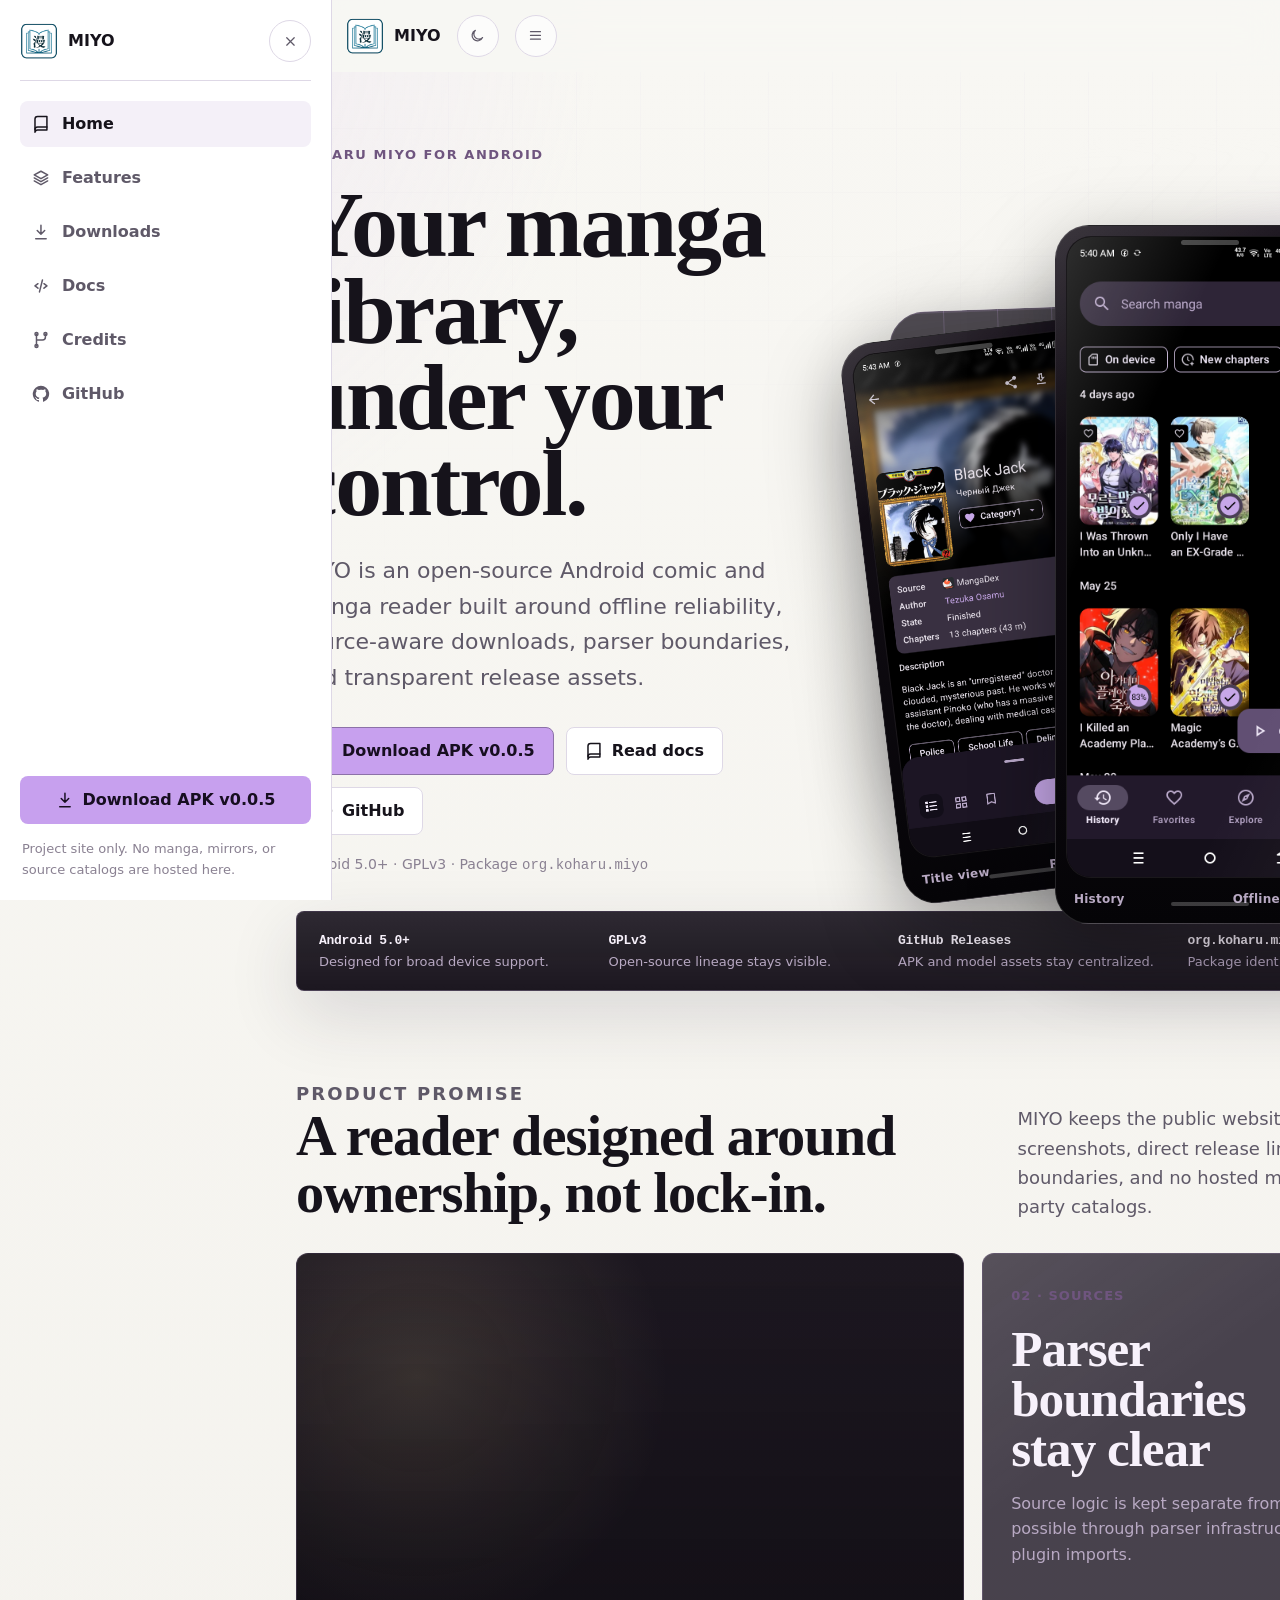
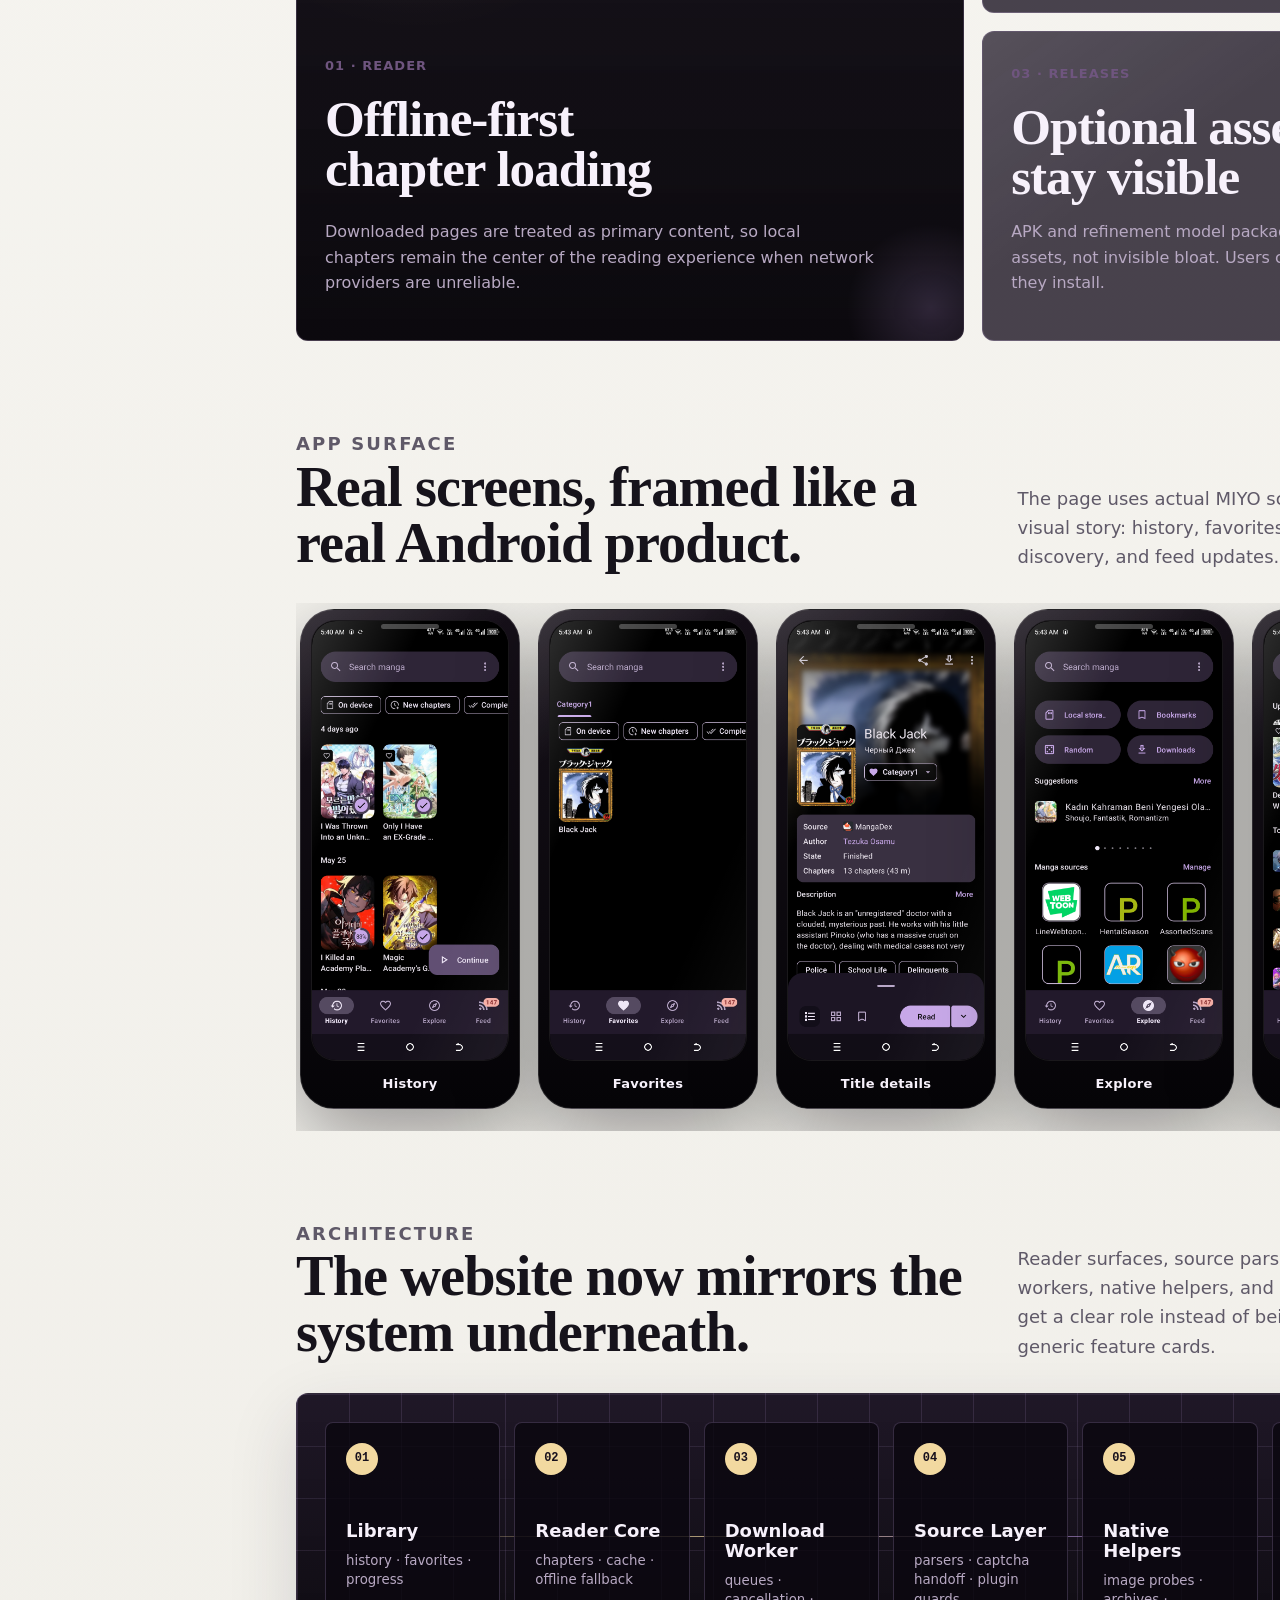
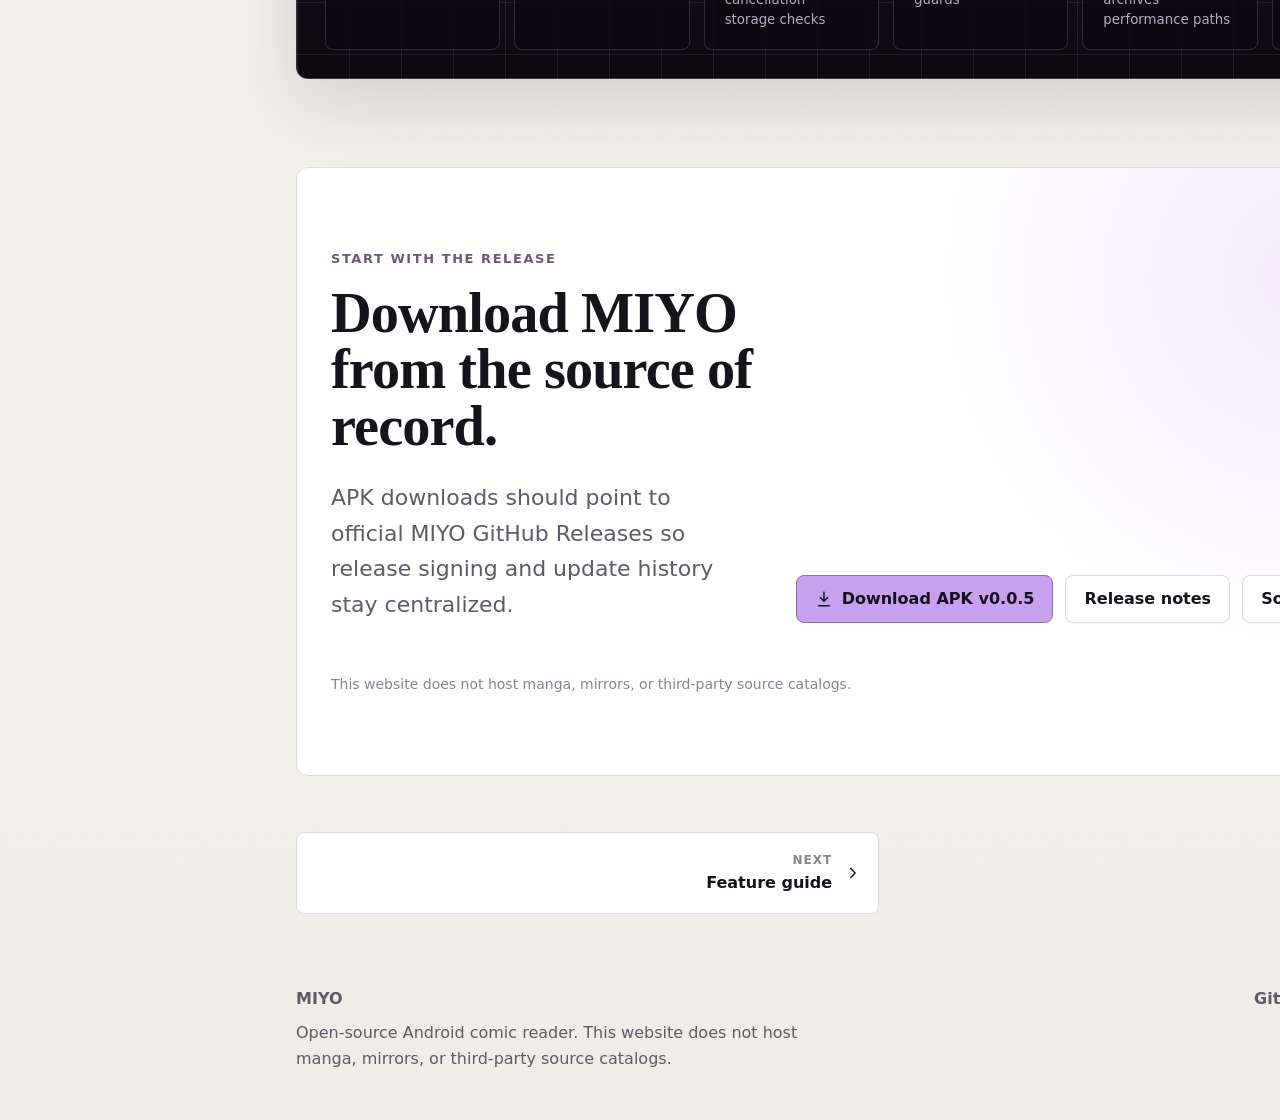
<file: index.html>
<!doctype html>
<html lang="en">
<head>
  <meta charset="utf-8">
  <meta name="viewport" content="width=device-width, initial-scale=1">
  <title>MIYO - Open-source comic and manga reader for Android</title>
  <meta name="description" content="MIYO is a fast, extensible, open-source comic and manga reader for Android with offline reading, source plugins, smart downloads, and native performance work.">
  <meta name="theme-color" content="#2c2037">
  <meta property="og:title" content="MIYO">
  <meta property="og:description" content="A fast, extensible, open-source comic and manga reader for Android.">
  <meta property="og:type" content="website">
  <meta property="og:image" content="assets/icon.png">
  <link rel="icon" href="assets/icon.png">
  <link rel="stylesheet" href="styles.css">
</head>
<body>
  <a class="skip-link" href="#main">Skip to content</a>

  <header class="site-header" data-elevated="false">
    <a class="brand" href="./" aria-label="MIYO home">
      <img src="assets/icon.png" alt="" width="38" height="38">
      <span>MIYO</span>
    </a>
    <nav class="site-nav" aria-label="Primary navigation">
      <a href="features/">Features</a>
      <a href="downloads/">Downloads</a>
      <a href="docs/">Docs</a>
      <a href="credits/">Credits</a>
      <a href="github/">GitHub</a>
    </nav>
  </header>

  <main id="main" class="shell landing-shell">
    <section class="hero landing-hero">
      <div class="hero-copy">
        <p class="eyebrow">Koharu Miyo for Android</p>
        <h1>Your manga library, under your control.</h1>
        <p class="lead">
          MIYO is an open-source Android comic and manga reader built around offline reliability,
          source-aware downloads, parser boundaries, and transparent release assets.
        </p>
        <div class="hero-actions">
          <a class="button primary" href="https://github.com/Torro101/MIYO/releases/download/v0.0.5/Miyo-v0.0.5-release.apk">
            <svg class="icon" aria-hidden="true"><use href="assets/icons.svg#download"></use></svg>
            Download APK v0.0.5
          </a>
          <a class="button secondary" href="docs/">
            <svg class="icon" aria-hidden="true"><use href="assets/icons.svg#book"></use></svg>
            Read docs
          </a>
          <a class="button secondary" href="github/">
            <svg class="icon" aria-hidden="true"><use href="assets/icons.svg#github"></use></svg>
            GitHub
          </a>
        </div>
        <p class="fineprint">Android 5.0+ · GPLv3 · Package <code>org.koharu.miyo</code></p>
      </div>

      <div class="android-stage" aria-label="MIYO app screenshots in Android phone frames">
        <figure class="android-phone phone-primary">
          <div class="phone-glass">
            <img src="assets/screenshots/history.png" alt="MIYO history screen showing downloaded manga cards">
          </div>
          <figcaption><span>History</span><strong>Offline progress</strong></figcaption>
        </figure>
        <figure class="android-phone phone-secondary">
          <div class="phone-glass">
            <img src="assets/screenshots/title.png" alt="MIYO manga title details screen">
          </div>
          <figcaption><span>Title view</span><strong>Reader flow</strong></figcaption>
        </figure>
        <figure class="android-phone phone-tertiary">
          <div class="phone-glass">
            <img src="assets/screenshots/explore.png" alt="MIYO explore screen with source shortcuts and manga sources">
          </div>
          <figcaption><span>Explore</span><strong>Source layer</strong></figcaption>
        </figure>
      </div>
    </section>

    <section class="release-strip trust-strip" aria-label="Project facts">
      <div><strong>Android 5.0+</strong><span>Designed for broad device support.</span></div>
      <div><strong>GPLv3</strong><span>Open-source lineage stays visible.</span></div>
      <div><strong>GitHub Releases</strong><span>APK and model assets stay centralized.</span></div>
      <div><strong>org.koharu.miyo</strong><span>Package identity remains explicit.</span></div>
    </section>

    <section class="section promise-section">
      <div class="section-head editorial-head">
        <div>
          <p class="eyebrow">Product promise</p>
          <h2>A reader designed around ownership, not lock-in.</h2>
        </div>
        <p>
          MIYO keeps the public website honest: real screenshots, direct release links,
          clear source boundaries, and no hosted manga or third-party catalogs.
        </p>
      </div>
      <div class="promise-grid">
        <article class="promise-card promise-card-large">
          <span class="card-kicker">01 · Reader</span>
          <h3>Offline-first chapter loading</h3>
          <p>Downloaded pages are treated as primary content, so local chapters remain the center of the reading experience when network providers are unreliable.</p>
        </article>
        <article class="promise-card">
          <span class="card-kicker">02 · Sources</span>
          <h3>Parser boundaries stay clear</h3>
          <p>Source logic is kept separate from the reader where possible through parser infrastructure and guarded plugin imports.</p>
        </article>
        <article class="promise-card">
          <span class="card-kicker">03 · Releases</span>
          <h3>Optional assets stay visible</h3>
          <p>APK and refinement model packages are release assets, not invisible bloat. Users can inspect what they install.</p>
        </article>
      </div>
    </section>

    <section class="section device-gallery-section">
      <div class="section-head editorial-head">
        <div>
          <p class="eyebrow">App surface</p>
          <h2>Real screens, framed like a real Android product.</h2>
        </div>
        <p>
          The page uses actual MIYO screenshots for the visual story: history, favorites,
          title details, source discovery, and feed updates.
        </p>
      </div>
      <div class="device-gallery" aria-label="MIYO app screenshot gallery">
        <figure class="android-phone gallery-phone">
          <div class="phone-glass"><img src="assets/screenshots/history.png" alt="MIYO history tab"></div>
          <figcaption>History</figcaption>
        </figure>
        <figure class="android-phone gallery-phone">
          <div class="phone-glass"><img src="assets/screenshots/favorites.png" alt="MIYO favorites tab"></div>
          <figcaption>Favorites</figcaption>
        </figure>
        <figure class="android-phone gallery-phone">
          <div class="phone-glass"><img src="assets/screenshots/title.png" alt="MIYO title details"></div>
          <figcaption>Title details</figcaption>
        </figure>
        <figure class="android-phone gallery-phone">
          <div class="phone-glass"><img src="assets/screenshots/explore.png" alt="MIYO explore tab"></div>
          <figcaption>Explore</figcaption>
        </figure>
        <figure class="android-phone gallery-phone">
          <div class="phone-glass"><img src="assets/screenshots/feed.png" alt="MIYO feed tab"></div>
          <figcaption>Feed</figcaption>
        </figure>
      </div>
    </section>

    <section class="section architecture-section">
      <div class="section-head editorial-head">
        <div>
          <p class="eyebrow">Architecture</p>
          <h2>The website now mirrors the system underneath.</h2>
        </div>
        <p>
          Reader surfaces, source parsing, download workers, native helpers, and release assets
          each get a clear role instead of being flattened into generic feature cards.
        </p>
      </div>
      <div class="architecture-panel" aria-label="MIYO architecture diagram">
        <div class="architecture-node node-library"><span>01</span><strong>Library</strong><small>history · favorites · progress</small></div>
        <div class="architecture-node node-reader"><span>02</span><strong>Reader Core</strong><small>chapters · cache · offline fallback</small></div>
        <div class="architecture-node node-downloads"><span>03</span><strong>Download Worker</strong><small>queues · cancellation · storage checks</small></div>
        <div class="architecture-node node-sources"><span>04</span><strong>Source Layer</strong><small>parsers · captcha handoff · plugin guards</small></div>
        <div class="architecture-node node-native"><span>05</span><strong>Native Helpers</strong><small>image probes · archives · performance paths</small></div>
        <div class="architecture-node node-release"><span>06</span><strong>GitHub Releases</strong><small>APK · model assets · update history</small></div>
      </div>
    </section>

    <section class="section final-cta">
      <div>
        <p class="eyebrow">Start with the release</p>
        <h2>Download MIYO from the source of record.</h2>
        <p class="lead">APK downloads should point to official MIYO GitHub Releases so release signing and update history stay centralized.</p>
      </div>
      <div class="hero-actions">
        <a class="button primary" href="https://github.com/Torro101/MIYO/releases/download/v0.0.5/Miyo-v0.0.5-release.apk">
          <svg class="icon" aria-hidden="true"><use href="assets/icons.svg#download"></use></svg>
          Download APK v0.0.5
        </a>
        <a class="button secondary" href="downloads/">Release notes</a>
        <a class="button secondary" href="github/">Source repository</a>
      </div>
      <p class="fineprint">This website does not host manga, mirrors, or third-party source catalogs.</p>
    </section>

    <nav class="pager" aria-label="Page navigation">
      <a class="next" href="features/">
        <div>
          <small>Next</small>
          <span>Feature guide</span>
        </div>
        <svg class="icon" aria-hidden="true"><use href="assets/icons.svg#chevron-right"></use></svg>
      </a>
    </nav>
  </main>

  <footer class="site-footer shell">
    <div>
      <strong>MIYO</strong>
      <p>Open-source Android comic reader. This website does not host manga, mirrors, or third-party source catalogs.</p>
    </div>
    <nav aria-label="Footer links">
      <a href="github/">GitHub</a>
      <a href="downloads/">Releases</a>
      <a href="docs/">Docs</a>
    </nav>
  </footer>

  <script src="script.js"></script>
</body>
</html>
</file>
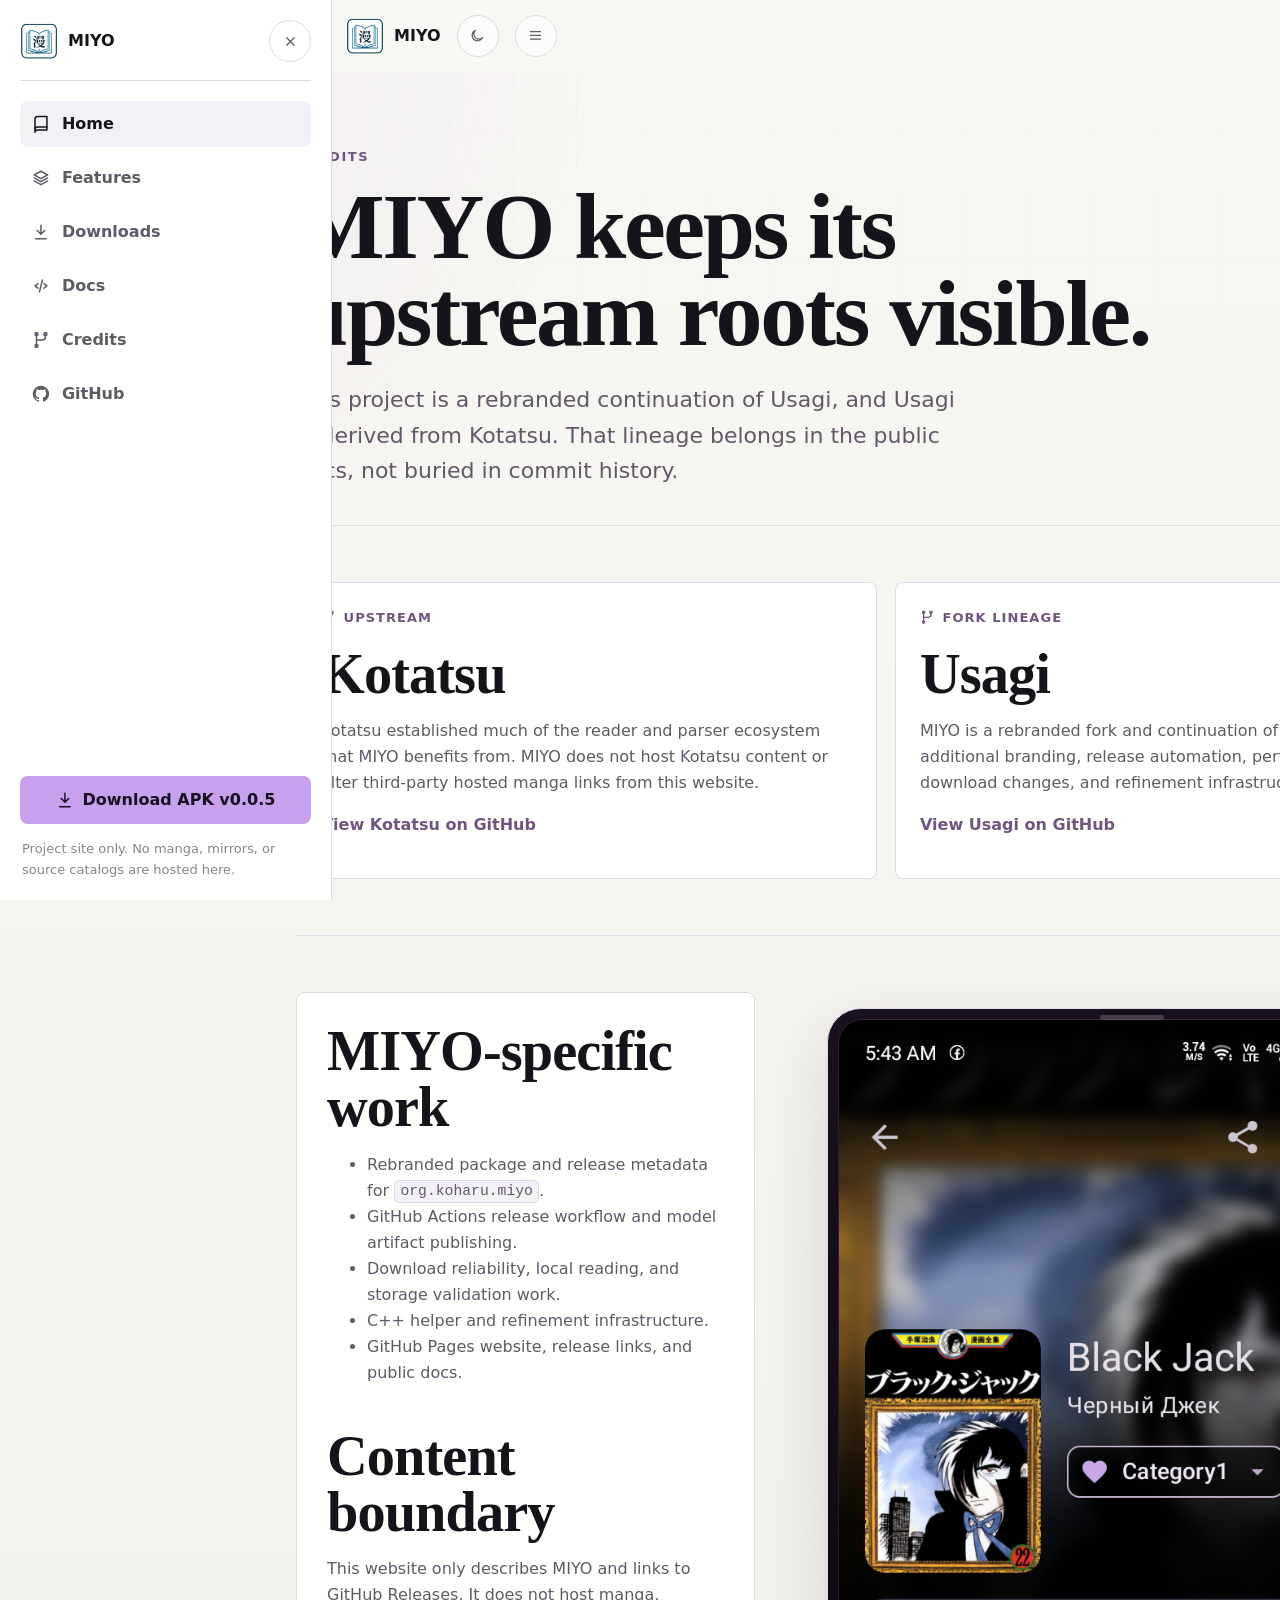
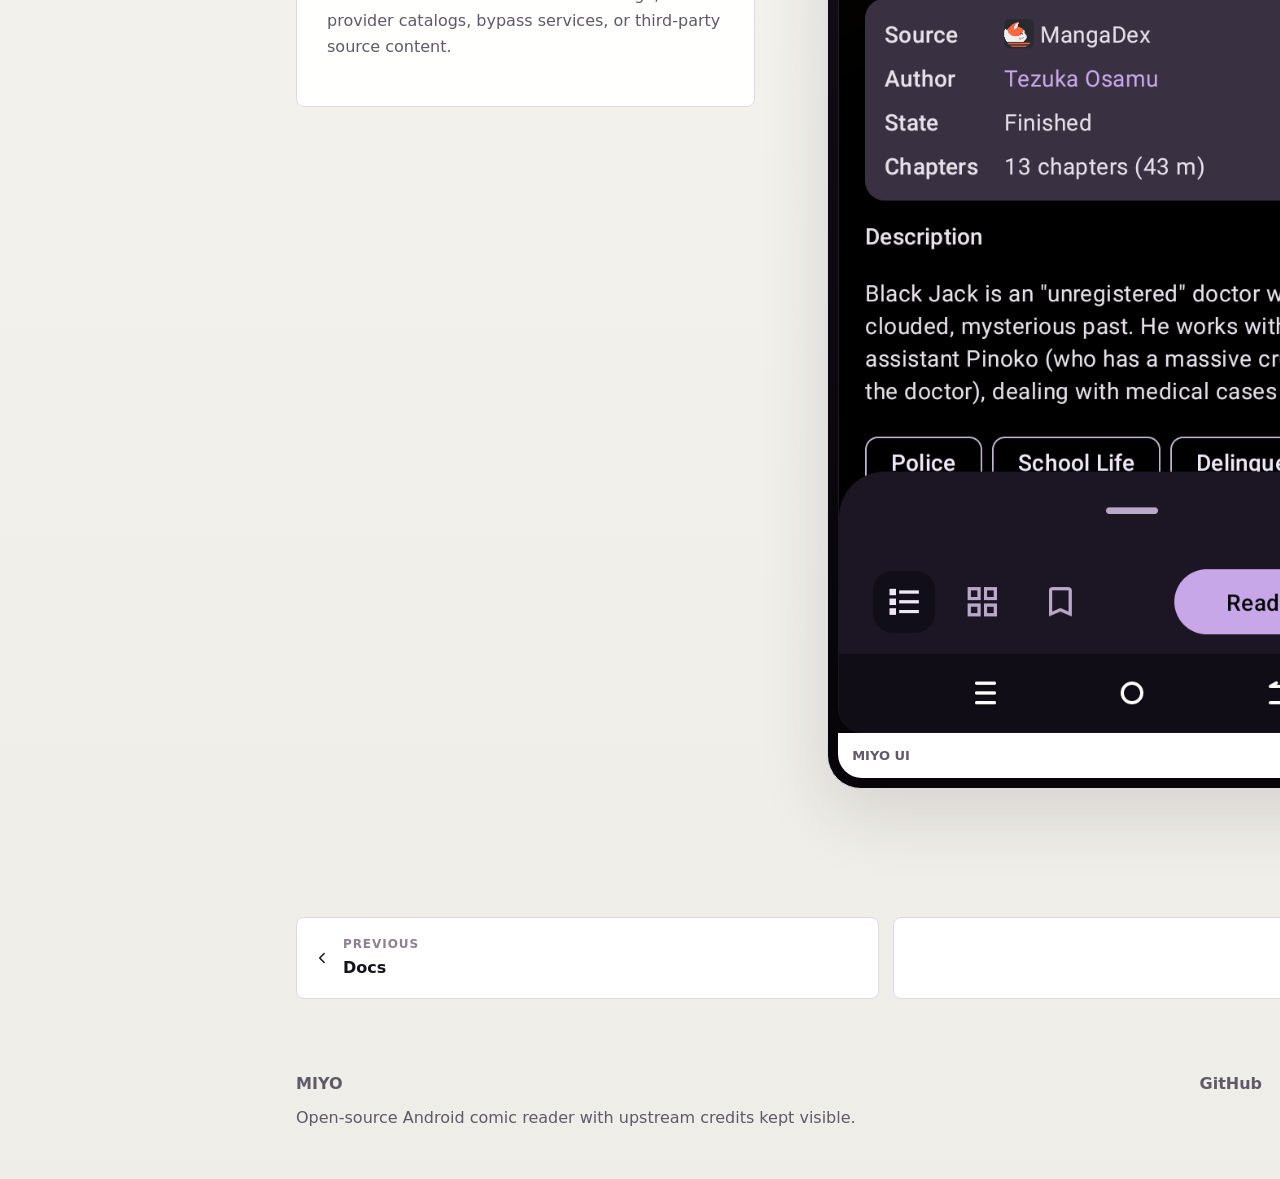
<file: credits/index.html>
<!doctype html>
<html lang="en">
<head>
  <meta charset="utf-8">
  <meta name="viewport" content="width=device-width, initial-scale=1">
  <title>Credits - MIYO</title>
  <meta name="description" content="Credits and open-source lineage for MIYO, derived from Usagi and Kotatsu.">
  <meta name="theme-color" content="#2c2037">
  <link rel="icon" href="../assets/icon.png">
  <link rel="stylesheet" href="../styles.css">
</head>
<body>
  <a class="skip-link" href="#main">Skip to content</a>
  <header class="site-header" data-elevated="false">
    <a class="brand" href="../" aria-label="MIYO home">
      <img src="../assets/icon.png" alt="" width="38" height="38">
      <span>MIYO</span>
    </a>
    <nav class="site-nav" aria-label="Primary navigation">
      <a href="../features/">Features</a>
      <a href="../downloads/">Downloads</a>
      <a href="../docs/">Docs</a>
      <a href="../credits/">Credits</a>
      <a href="../github/">GitHub</a>
    </nav>
  </header>

  <main id="main" class="shell">
    <section class="page-hero">
      <p class="eyebrow">Credits</p>
      <h1>MIYO keeps its upstream roots visible.</h1>
      <p class="lead">This project is a rebranded continuation of Usagi, and Usagi is derived from Kotatsu. That lineage belongs in the public docs, not buried in commit history.</p>
    </section>

    <section class="content-section">
      <div class="content-grid">
        <article class="doc-card">
          <span class="card-kicker"><svg class="icon" aria-hidden="true"><use href="../assets/icons.svg#branch"></use></svg>Upstream</span>
          <h2>Kotatsu</h2>
          <p>Kotatsu established much of the reader and parser ecosystem that MIYO benefits from. MIYO does not host Kotatsu content or alter third-party hosted manga links from this website.</p>
          <p><a class="text-link" href="https://github.com/KotatsuApp/Kotatsu">View Kotatsu on GitHub</a></p>
        </article>
        <article class="doc-card">
          <span class="card-kicker"><svg class="icon" aria-hidden="true"><use href="../assets/icons.svg#branch"></use></svg>Fork lineage</span>
          <h2>Usagi</h2>
          <p>MIYO is a rebranded fork and continuation of Usagi, with additional branding, release automation, performance work, download changes, and refinement infrastructure.</p>
          <p><a class="text-link" href="https://github.com/UsagiApp/Usagi">View Usagi on GitHub</a></p>
        </article>
      </div>
    </section>

    <section class="content-section">
      <div class="split">
        <article class="markdown-panel">
          <h2>MIYO-specific work</h2>
          <ul>
            <li>Rebranded package and release metadata for <code>org.koharu.miyo</code>.</li>
            <li>GitHub Actions release workflow and model artifact publishing.</li>
            <li>Download reliability, local reading, and storage validation work.</li>
            <li>C++ helper and refinement infrastructure.</li>
            <li>GitHub Pages website, release links, and public docs.</li>
          </ul>

          <h2>Content boundary</h2>
          <p>This website only describes MIYO and links to GitHub Releases. It does not host manga, provider catalogs, bypass services, or third-party source content.</p>
        </article>
        <figure class="shot-card">
          <img src="../assets/screenshots/title.png" alt="MIYO title detail screen">
          <figcaption class="shot-caption"><span>MIYO UI</span><span>Project identity</span></figcaption>
        </figure>
      </div>
    </section>

    <nav class="pager" aria-label="Page navigation">
      <a href="../docs/">
        <svg class="icon" aria-hidden="true"><use href="../assets/icons.svg#chevron-left"></use></svg>
        <div>
          <small>Previous</small>
          <span>Docs</span>
        </div>
      </a>
      <a class="next" href="../github/">
        <div>
          <small>Next</small>
          <span>GitHub</span>
        </div>
        <svg class="icon" aria-hidden="true"><use href="../assets/icons.svg#chevron-right"></use></svg>
      </a>
    </nav>
  </main>

  <footer class="site-footer shell">
    <div>
      <strong>MIYO</strong>
      <p>Open-source Android comic reader with upstream credits kept visible.</p>
    </div>
    <nav aria-label="Footer links">
      <a href="../github/">GitHub</a>
      <a href="../features/">Features</a>
      <a href="../downloads/">Downloads</a>
    </nav>
  </footer>
  <script src="../script.js"></script>
</body>
</html>
</file>
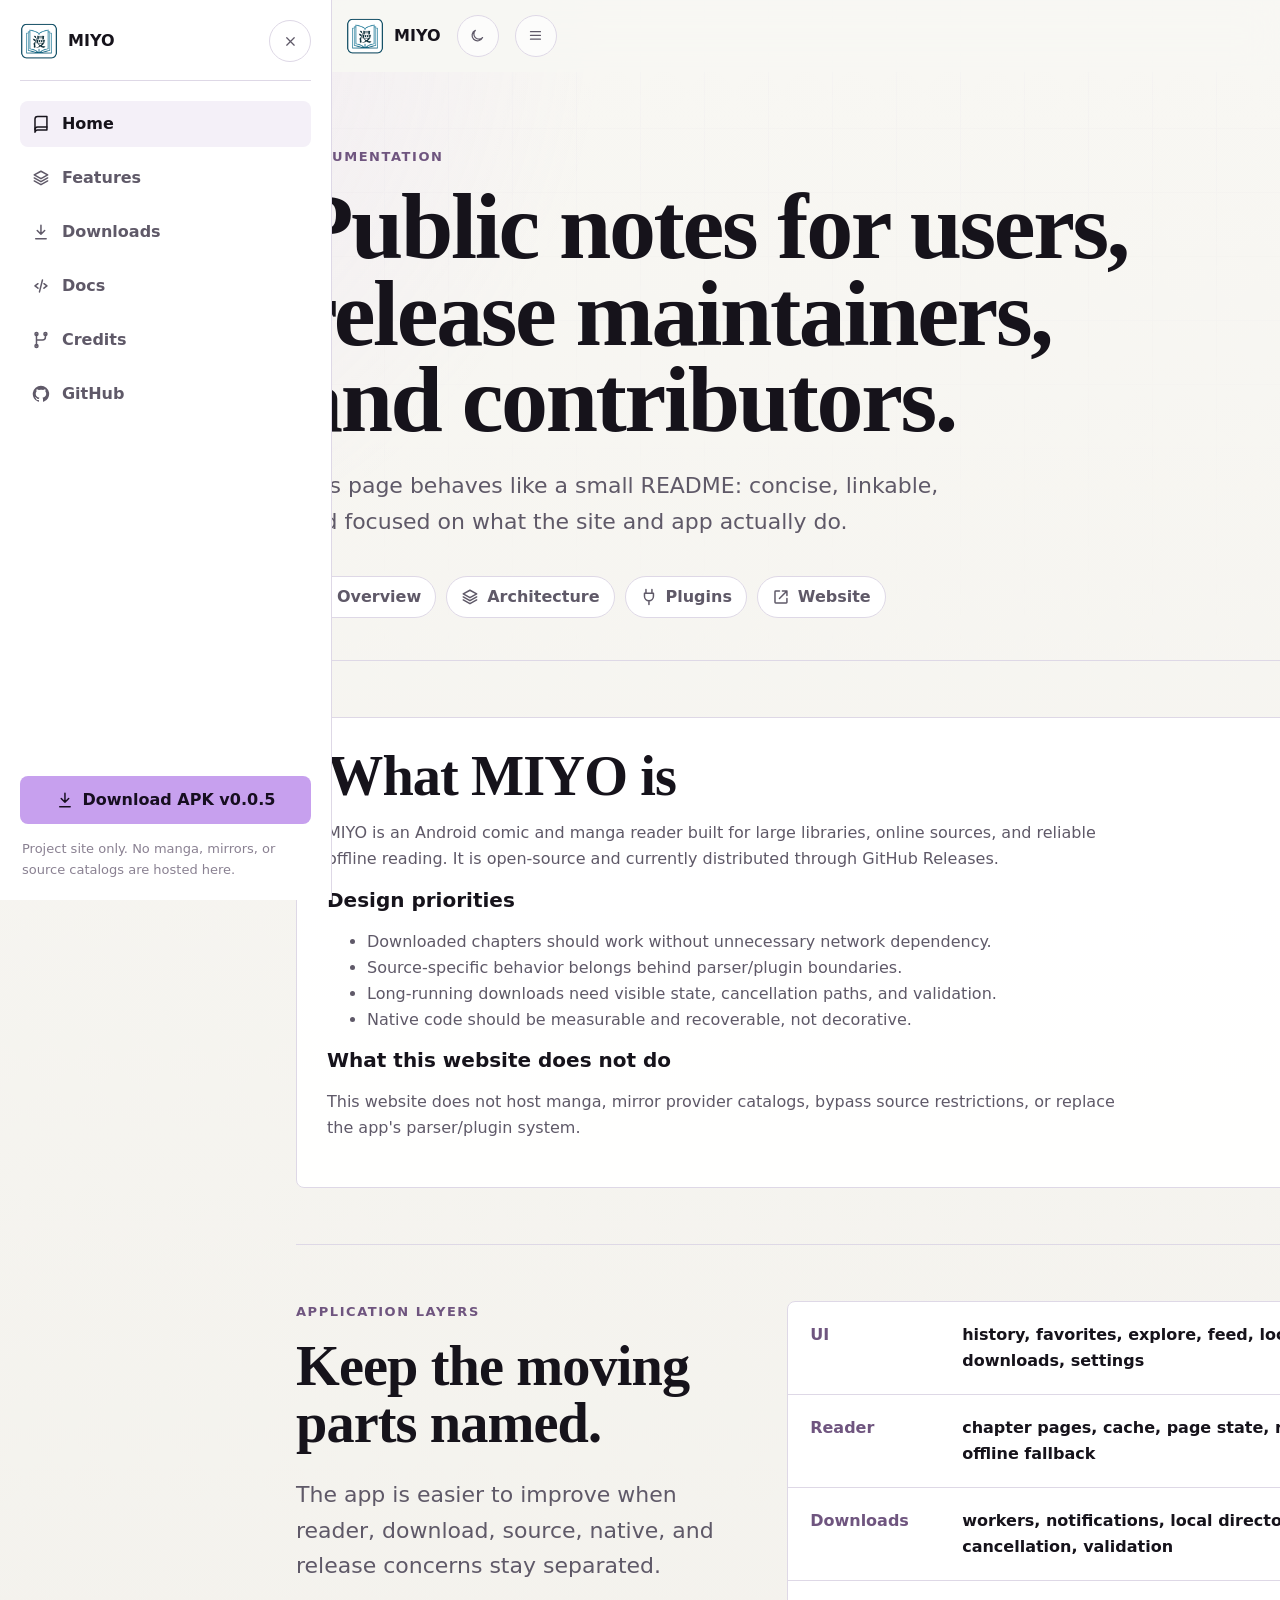
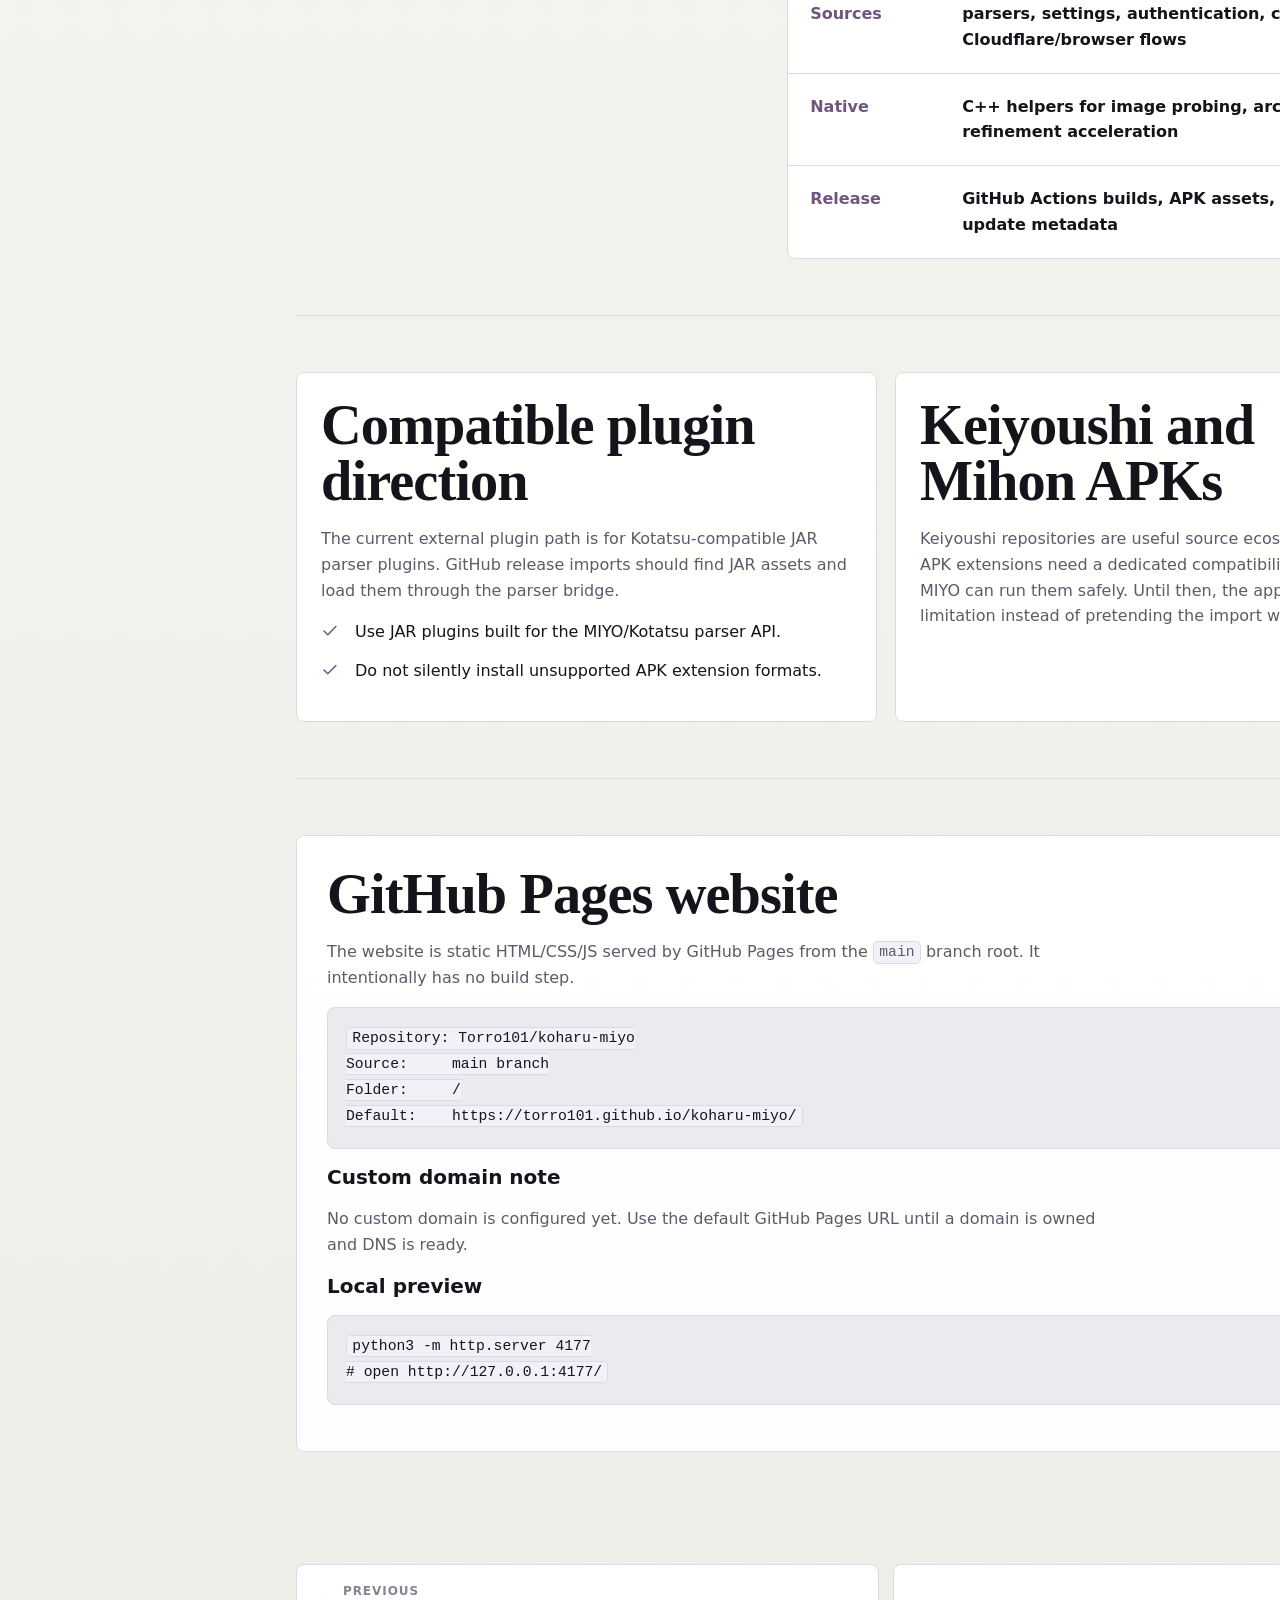
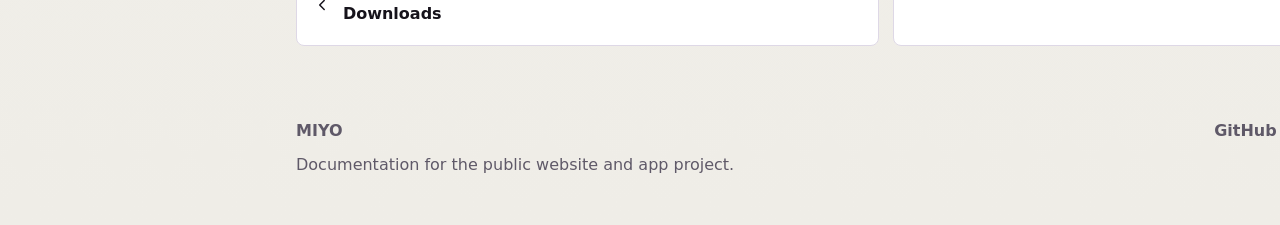
<file: docs/index.html>
<!doctype html>
<html lang="en">
<head>
  <meta charset="utf-8">
  <meta name="viewport" content="width=device-width, initial-scale=1">
  <title>Docs - MIYO</title>
  <meta name="description" content="MIYO documentation overview, architecture notes, plugin compatibility, and website hosting boundaries.">
  <meta name="theme-color" content="#2c2037">
  <link rel="icon" href="../assets/icon.png">
  <link rel="stylesheet" href="../styles.css">
</head>
<body>
  <a class="skip-link" href="#main">Skip to content</a>
  <header class="site-header" data-elevated="false">
    <a class="brand" href="../" aria-label="MIYO home">
      <img src="../assets/icon.png" alt="" width="38" height="38">
      <span>MIYO</span>
    </a>
    <nav class="site-nav" aria-label="Primary navigation">
      <a href="../features/">Features</a>
      <a href="../downloads/">Downloads</a>
      <a href="../docs/">Docs</a>
      <a href="../credits/">Credits</a>
      <a href="../github/">GitHub</a>
    </nav>
  </header>

  <main id="main" class="shell">
    <section class="page-hero">
      <p class="eyebrow">Documentation</p>
      <h1>Public notes for users, release maintainers, and contributors.</h1>
      <p class="lead">This page behaves like a small README: concise, linkable, and focused on what the site and app actually do.</p>
    </section>

    <nav class="page-nav" aria-label="Documentation sections">
      <a href="#overview"><svg class="icon" aria-hidden="true"><use href="../assets/icons.svg#book"></use></svg>Overview</a>
      <a href="#architecture"><svg class="icon" aria-hidden="true"><use href="../assets/icons.svg#layers"></use></svg>Architecture</a>
      <a href="#plugins"><svg class="icon" aria-hidden="true"><use href="../assets/icons.svg#plug"></use></svg>Plugins</a>
      <a href="#website"><svg class="icon" aria-hidden="true"><use href="../assets/icons.svg#external"></use></svg>Website</a>
    </nav>

    <section class="content-section" id="overview">
      <article class="markdown-panel">
        <h2>What MIYO is</h2>
        <p>MIYO is an Android comic and manga reader built for large libraries, online sources, and reliable offline reading. It is open-source and currently distributed through GitHub Releases.</p>

        <h3>Design priorities</h3>
        <ul>
          <li>Downloaded chapters should work without unnecessary network dependency.</li>
          <li>Source-specific behavior belongs behind parser/plugin boundaries.</li>
          <li>Long-running downloads need visible state, cancellation paths, and validation.</li>
          <li>Native code should be measurable and recoverable, not decorative.</li>
        </ul>

        <h3>What this website does not do</h3>
        <p>This website does not host manga, mirror provider catalogs, bypass source restrictions, or replace the app's parser/plugin system.</p>
      </article>
    </section>

    <section class="content-section" id="architecture">
      <div class="split">
        <div>
          <p class="eyebrow">Application layers</p>
          <h2>Keep the moving parts named.</h2>
          <p class="lead">The app is easier to improve when reader, download, source, native, and release concerns stay separated.</p>
        </div>
        <ol class="system-list">
          <li><span>UI</span><strong>history, favorites, explore, feed, local storage, reader, downloads, settings</strong></li>
          <li><span>Reader</span><strong>chapter pages, cache, page state, reading progress, offline fallback</strong></li>
          <li><span>Downloads</span><strong>workers, notifications, local directories, cancellation, validation</strong></li>
          <li><span>Sources</span><strong>parsers, settings, authentication, captcha handoff, Cloudflare/browser flows</strong></li>
          <li><span>Native</span><strong>C++ helpers for image probing, archive work, and refinement acceleration</strong></li>
          <li><span>Release</span><strong>GitHub Actions builds, APK assets, model packages, update metadata</strong></li>
        </ol>
      </div>
    </section>

    <section class="content-section" id="plugins">
      <div class="content-grid">
        <article class="doc-card">
          <h2>Compatible plugin direction</h2>
          <p>The current external plugin path is for Kotatsu-compatible JAR parser plugins. GitHub release imports should find JAR assets and load them through the parser bridge.</p>
          <ul class="detail-list">
            <li><svg class="icon" aria-hidden="true"><use href="../assets/icons.svg#check"></use></svg><span>Use JAR plugins built for the MIYO/Kotatsu parser API.</span></li>
            <li><svg class="icon" aria-hidden="true"><use href="../assets/icons.svg#check"></use></svg><span>Do not silently install unsupported APK extension formats.</span></li>
          </ul>
        </article>
        <article class="doc-card">
          <h2>Keiyoushi and Mihon APKs</h2>
          <p>Keiyoushi repositories are useful source ecosystems, but their APK extensions need a dedicated compatibility runtime before MIYO can run them safely. Until then, the app should explain the limitation instead of pretending the import worked.</p>
        </article>
      </div>
    </section>

    <section class="content-section" id="website">
      <article class="markdown-panel">
        <h2>GitHub Pages website</h2>
        <p>The website is static HTML/CSS/JS served by GitHub Pages from the <code>main</code> branch root. It intentionally has no build step.</p>

        <pre><code>Repository: Torro101/koharu-miyo
Source:     main branch
Folder:     /
Default:    https://torro101.github.io/koharu-miyo/</code></pre>

        <h3>Custom domain note</h3>
        <p>No custom domain is configured yet. Use the default GitHub Pages URL until a domain is owned and DNS is ready.</p>

        <h3>Local preview</h3>
        <pre><code>python3 -m http.server 4177
# open http://127.0.0.1:4177/</code></pre>
      </article>
    </section>

    <nav class="pager" aria-label="Page navigation">
      <a href="../downloads/">
        <svg class="icon" aria-hidden="true"><use href="../assets/icons.svg#chevron-left"></use></svg>
        <div>
          <small>Previous</small>
          <span>Downloads</span>
        </div>
      </a>
      <a class="next" href="../credits/">
        <div>
          <small>Next</small>
          <span>Credits</span>
        </div>
        <svg class="icon" aria-hidden="true"><use href="../assets/icons.svg#chevron-right"></use></svg>
      </a>
    </nav>
  </main>

  <footer class="site-footer shell">
    <div>
      <strong>MIYO</strong>
      <p>Documentation for the public website and app project.</p>
    </div>
    <nav aria-label="Footer links">
      <a href="../github/">GitHub</a>
      <a href="../downloads/">Downloads</a>
      <a href="../credits/">Credits</a>
    </nav>
  </footer>
  <script src="../script.js"></script>
</body>
</html>
</file>
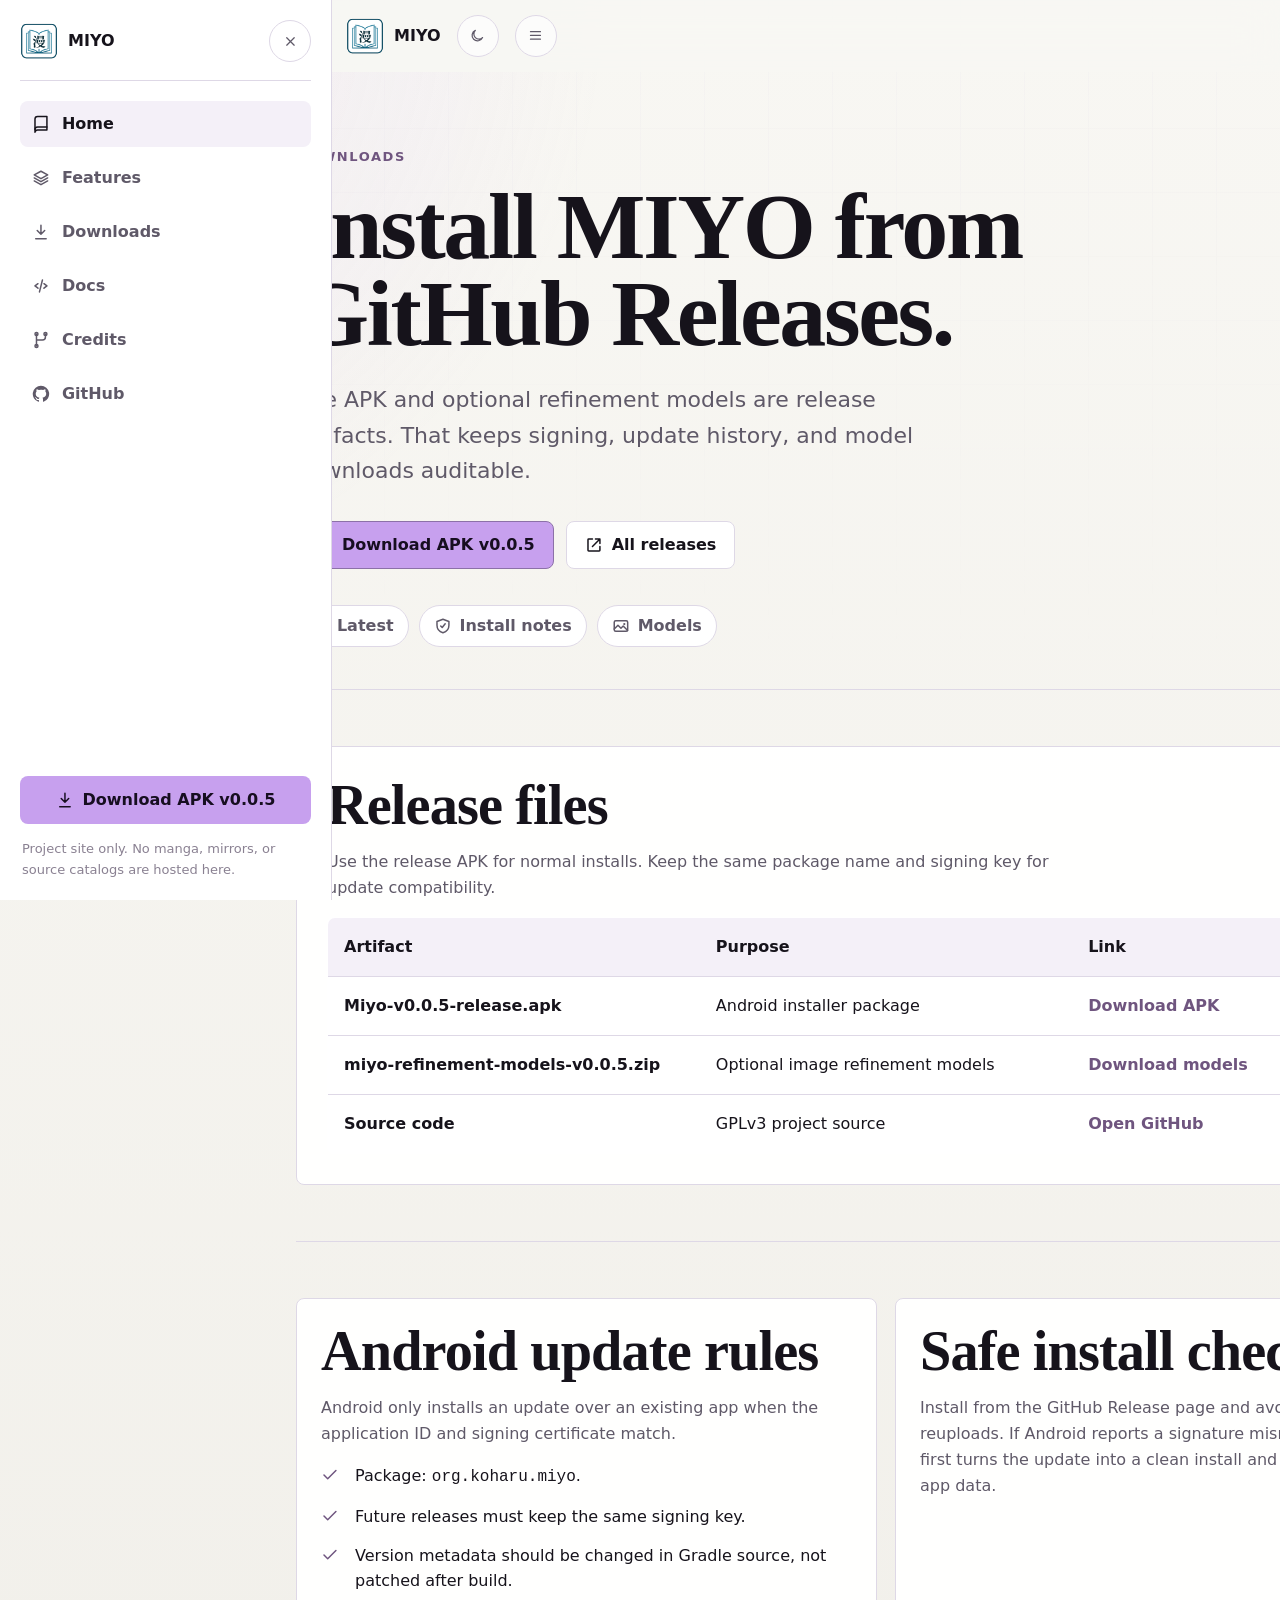
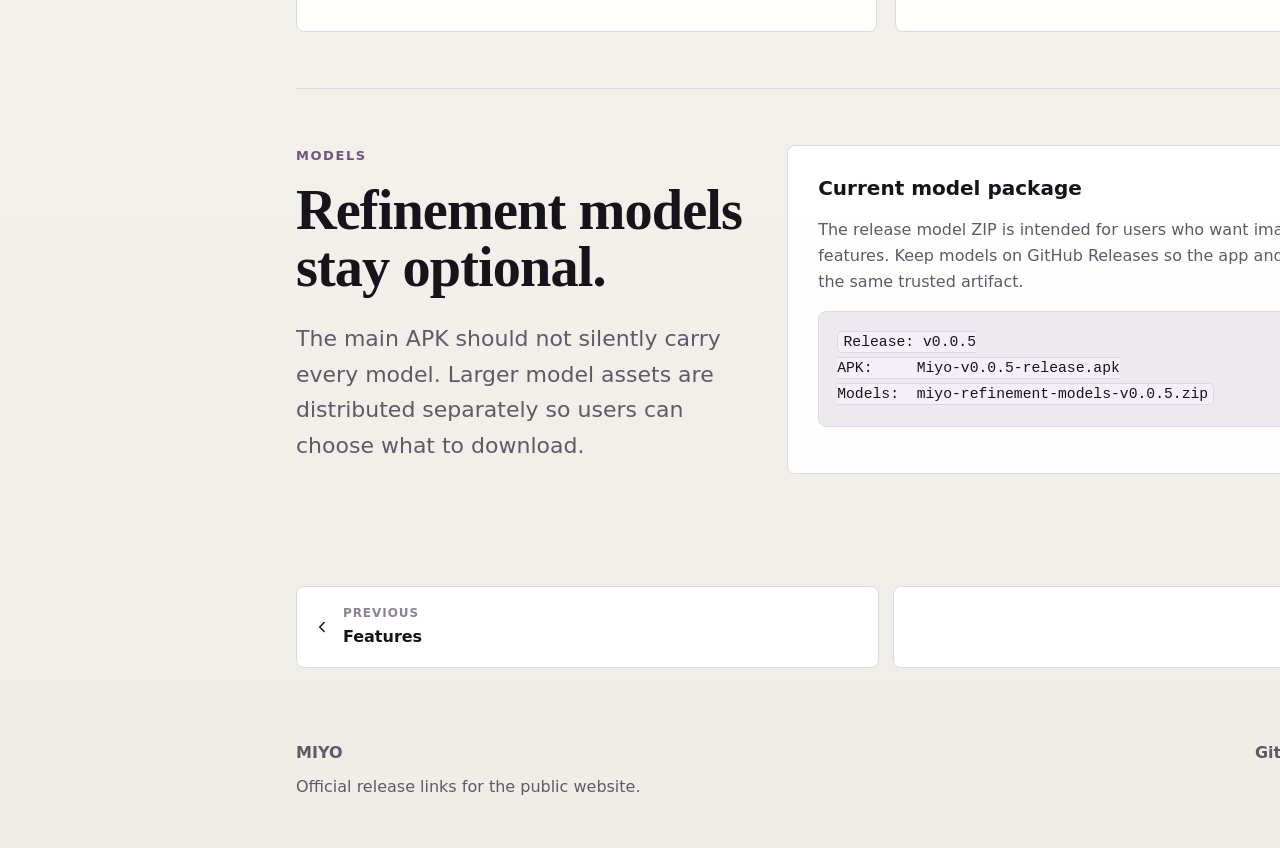
<file: downloads/index.html>
<!doctype html>
<html lang="en">
<head>
  <meta charset="utf-8">
  <meta name="viewport" content="width=device-width, initial-scale=1">
  <title>Downloads - MIYO</title>
  <meta name="description" content="Download MIYO APK releases and optional refinement model packages.">
  <meta name="theme-color" content="#2c2037">
  <link rel="icon" href="../assets/icon.png">
  <link rel="stylesheet" href="../styles.css">
</head>
<body>
  <a class="skip-link" href="#main">Skip to content</a>
  <header class="site-header" data-elevated="false">
    <a class="brand" href="../" aria-label="MIYO home">
      <img src="../assets/icon.png" alt="" width="38" height="38">
      <span>MIYO</span>
    </a>
    <nav class="site-nav" aria-label="Primary navigation">
      <a href="../features/">Features</a>
      <a href="../downloads/">Downloads</a>
      <a href="../docs/">Docs</a>
      <a href="../credits/">Credits</a>
      <a href="../github/">GitHub</a>
    </nav>
  </header>

  <main id="main" class="shell">
    <section class="page-hero">
      <p class="eyebrow">Downloads</p>
      <h1>Install MIYO from GitHub Releases.</h1>
      <p class="lead">The APK and optional refinement models are release artifacts. That keeps signing, update history, and model downloads auditable.</p>
      <div class="hero-actions">
        <a class="button primary" href="https://github.com/Torro101/MIYO/releases/download/v0.0.5/Miyo-v0.0.5-release.apk">
          <svg class="icon" aria-hidden="true"><use href="../assets/icons.svg#download"></use></svg>
          Download APK v0.0.5
        </a>
        <a class="button secondary" href="https://github.com/Torro101/MIYO/releases">
          <svg class="icon" aria-hidden="true"><use href="../assets/icons.svg#external"></use></svg>
          All releases
        </a>
      </div>
    </section>

    <nav class="page-nav" aria-label="Download sections">
      <a href="#latest"><svg class="icon" aria-hidden="true"><use href="../assets/icons.svg#download"></use></svg>Latest</a>
      <a href="#install"><svg class="icon" aria-hidden="true"><use href="../assets/icons.svg#shield"></use></svg>Install notes</a>
      <a href="#models"><svg class="icon" aria-hidden="true"><use href="../assets/icons.svg#image"></use></svg>Models</a>
    </nav>

    <section class="content-section" id="latest">
      <article class="markdown-panel">
        <h2>Release files</h2>
        <p>Use the release APK for normal installs. Keep the same package name and signing key for update compatibility.</p>
        <table class="release-table">
          <thead>
            <tr>
              <th>Artifact</th>
              <th>Purpose</th>
              <th>Link</th>
            </tr>
          </thead>
          <tbody>
            <tr>
              <td data-label="Artifact"><strong>Miyo-v0.0.5-release.apk</strong></td>
              <td data-label="Purpose">Android installer package</td>
              <td data-label="Link"><a class="text-link" href="https://github.com/Torro101/MIYO/releases/download/v0.0.5/Miyo-v0.0.5-release.apk">Download APK</a></td>
            </tr>
            <tr>
              <td data-label="Artifact"><strong>miyo-refinement-models-v0.0.5.zip</strong></td>
              <td data-label="Purpose">Optional image refinement models</td>
              <td data-label="Link"><a class="text-link" href="https://github.com/Torro101/MIYO/releases/download/v0.0.5/miyo-refinement-models-v0.0.5.zip">Download models</a></td>
            </tr>
            <tr>
              <td data-label="Artifact"><strong>Source code</strong></td>
              <td data-label="Purpose">GPLv3 project source</td>
              <td data-label="Link"><a class="text-link" href="https://github.com/Torro101/MIYO">Open GitHub</a></td>
            </tr>
          </tbody>
        </table>
      </article>
    </section>

    <section class="content-section" id="install">
      <div class="content-grid">
        <article class="doc-card">
          <h2>Android update rules</h2>
          <p>Android only installs an update over an existing app when the application ID and signing certificate match.</p>
          <ul class="detail-list">
            <li><svg class="icon" aria-hidden="true"><use href="../assets/icons.svg#check"></use></svg><span>Package: <code>org.koharu.miyo</code>.</span></li>
            <li><svg class="icon" aria-hidden="true"><use href="../assets/icons.svg#check"></use></svg><span>Future releases must keep the same signing key.</span></li>
            <li><svg class="icon" aria-hidden="true"><use href="../assets/icons.svg#check"></use></svg><span>Version metadata should be changed in Gradle source, not patched after build.</span></li>
          </ul>
        </article>
        <article class="doc-card">
          <h2>Safe install checklist</h2>
          <p>Install from the GitHub Release page and avoid random reuploads. If Android reports a signature mismatch, uninstalling first turns the update into a clean install and may remove local app data.</p>
        </article>
      </div>
    </section>

    <section class="content-section" id="models">
      <div class="split">
        <div>
          <p class="eyebrow">Models</p>
          <h2>Refinement models stay optional.</h2>
          <p class="lead">The main APK should not silently carry every model. Larger model assets are distributed separately so users can choose what to download.</p>
        </div>
        <article class="markdown-panel">
          <h3>Current model package</h3>
          <p>The release model ZIP is intended for users who want image refinement features. Keep models on GitHub Releases so the app and website can link to the same trusted artifact.</p>
          <pre><code>Release: v0.0.5
APK:     Miyo-v0.0.5-release.apk
Models:  miyo-refinement-models-v0.0.5.zip</code></pre>
        </article>
      </div>
    </section>

    <nav class="pager" aria-label="Page navigation">
      <a href="../features/">
        <svg class="icon" aria-hidden="true"><use href="../assets/icons.svg#chevron-left"></use></svg>
        <div>
          <small>Previous</small>
          <span>Features</span>
        </div>
      </a>
      <a class="next" href="../docs/">
        <div>
          <small>Next</small>
          <span>Docs</span>
        </div>
        <svg class="icon" aria-hidden="true"><use href="../assets/icons.svg#chevron-right"></use></svg>
      </a>
    </nav>
  </main>

  <footer class="site-footer shell">
    <div>
      <strong>MIYO</strong>
      <p>Official release links for the public website.</p>
    </div>
    <nav aria-label="Footer links">
      <a href="../github/">GitHub</a>
      <a href="../features/">Features</a>
      <a href="../docs/">Docs</a>
    </nav>
  </footer>
  <script src="../script.js"></script>
</body>
</html>
</file>
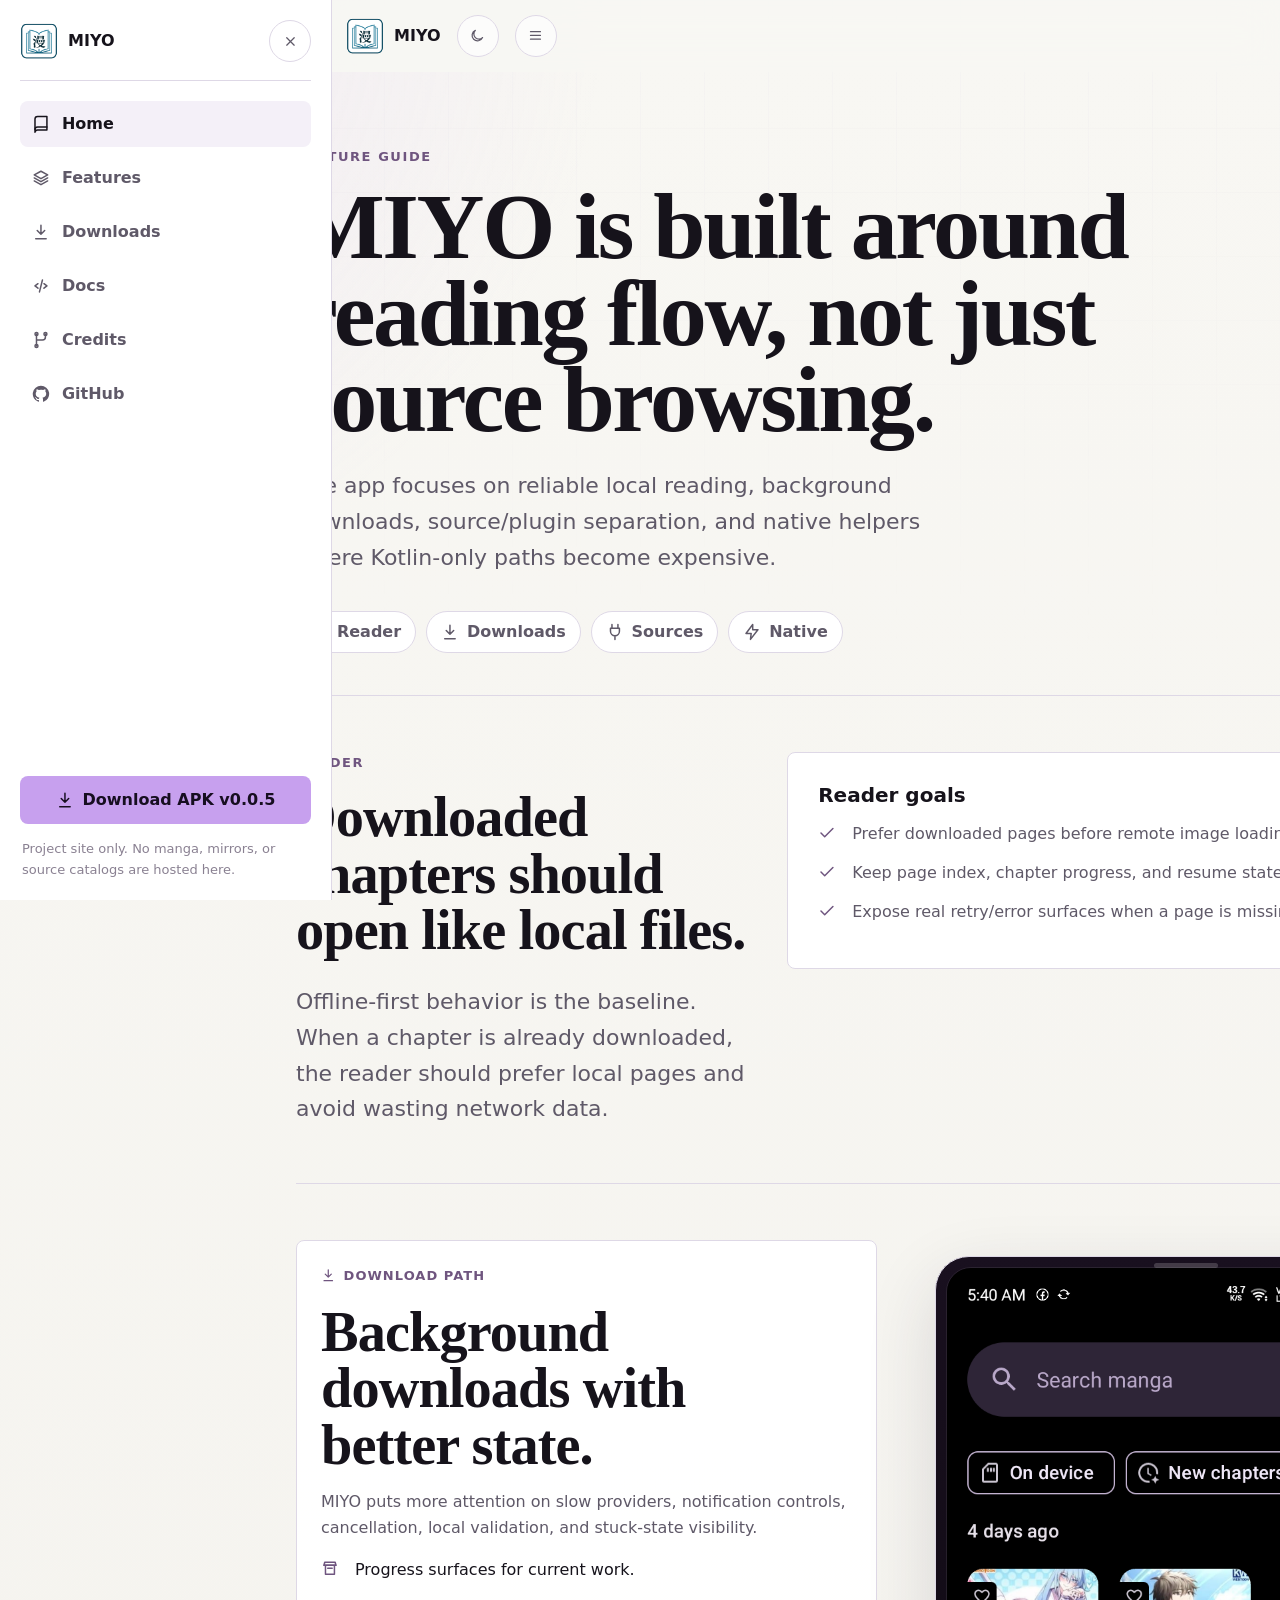
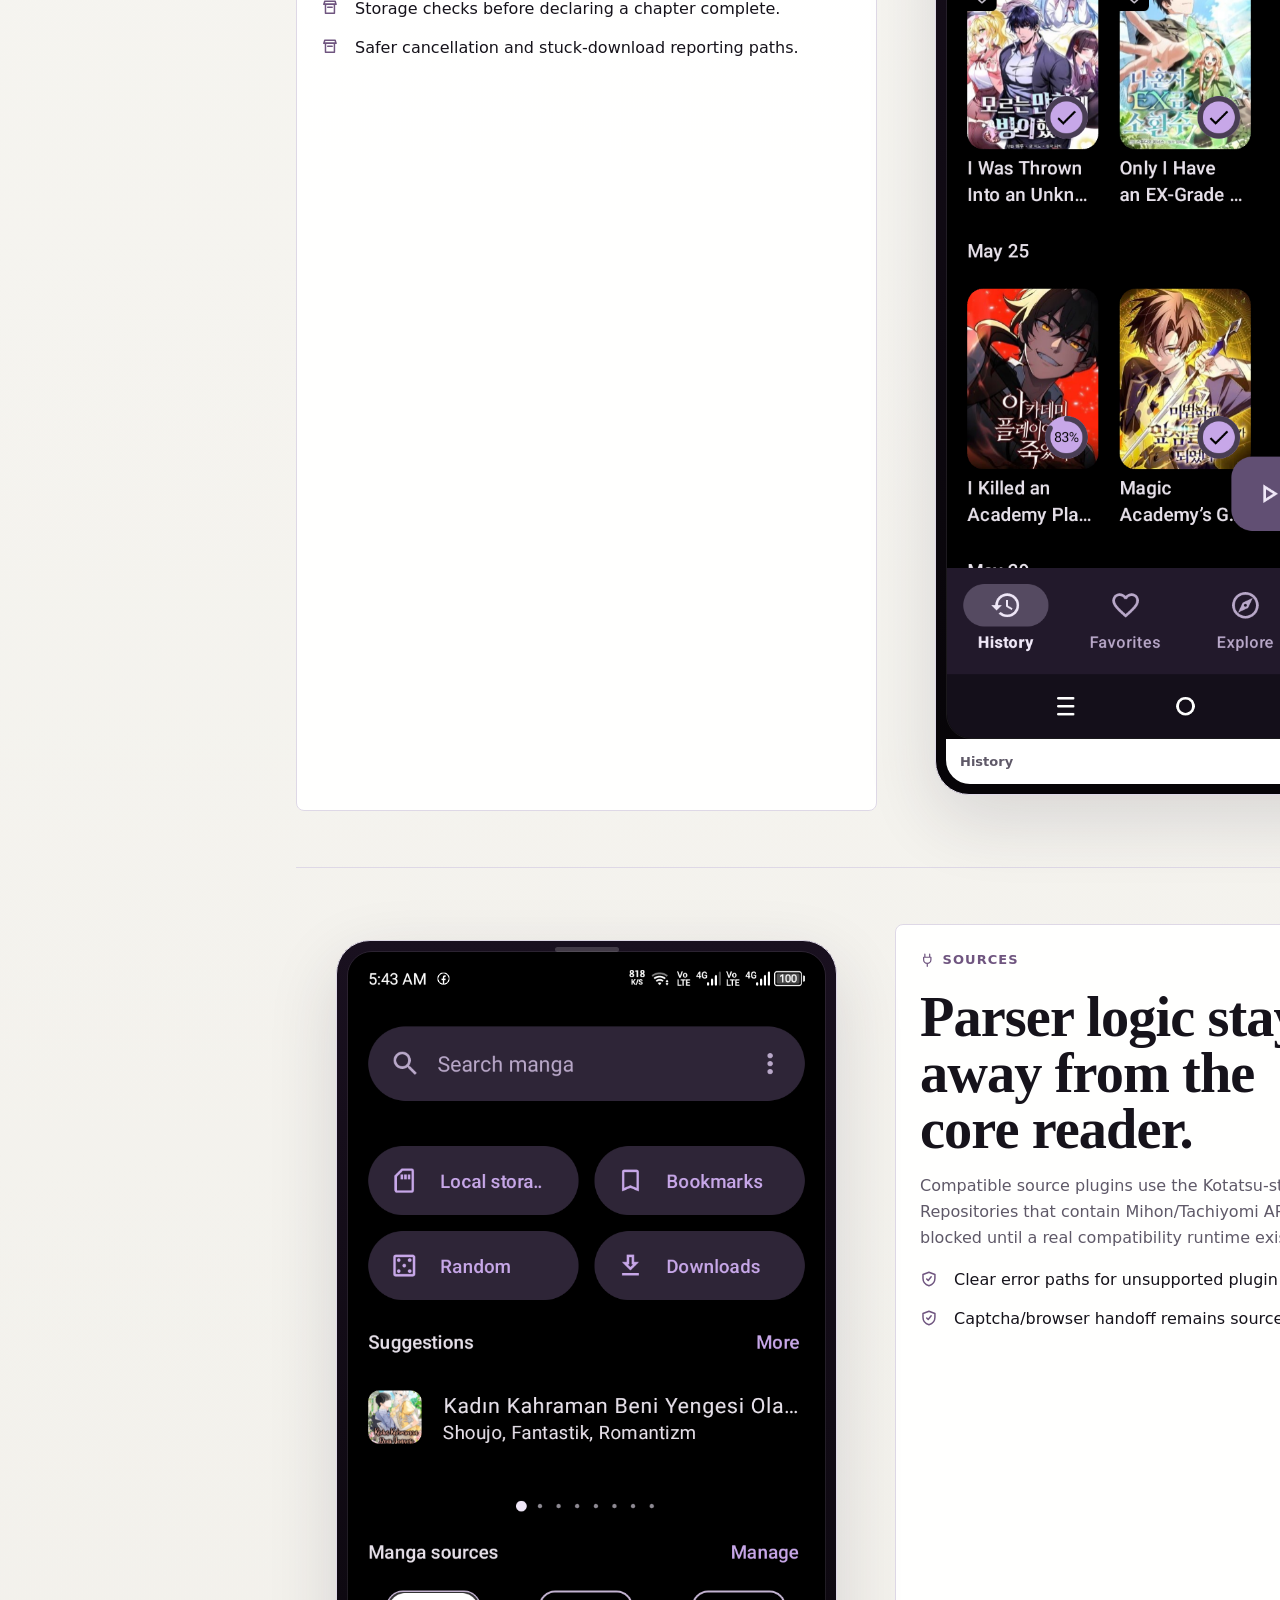
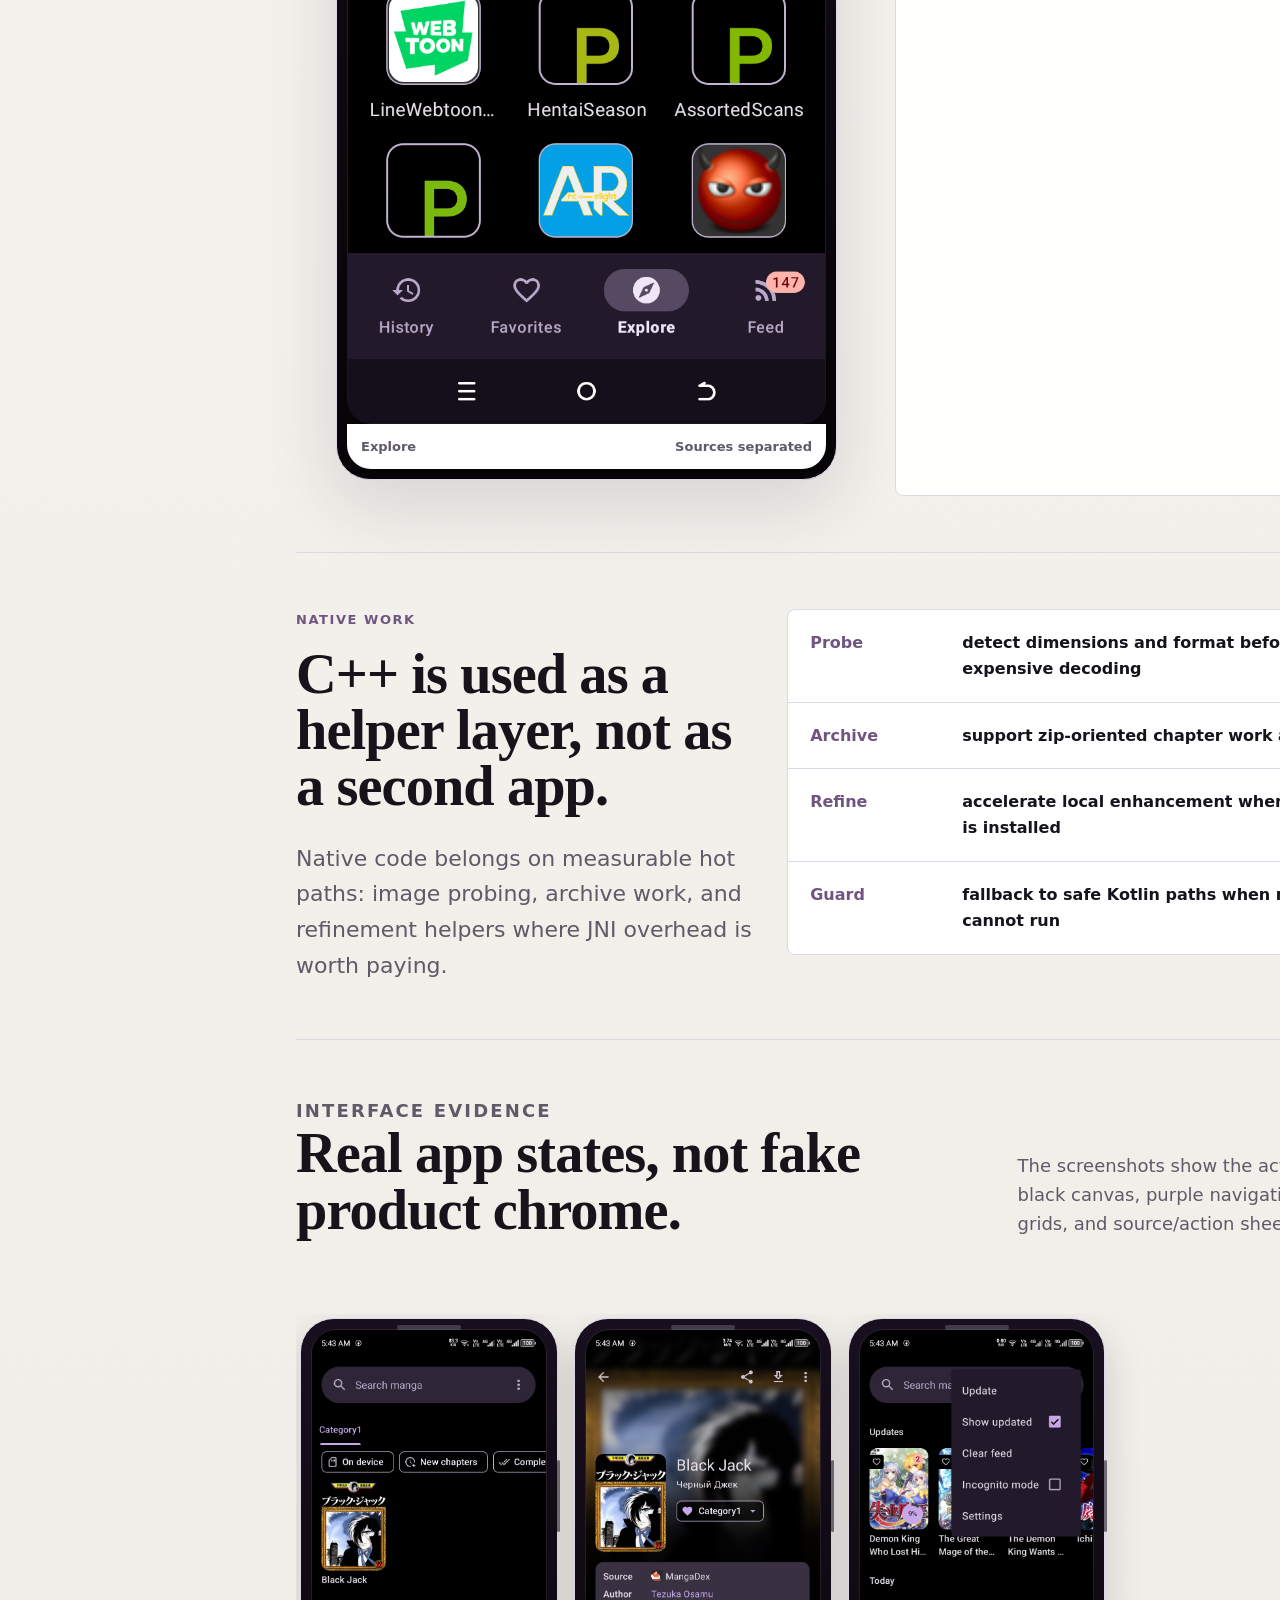
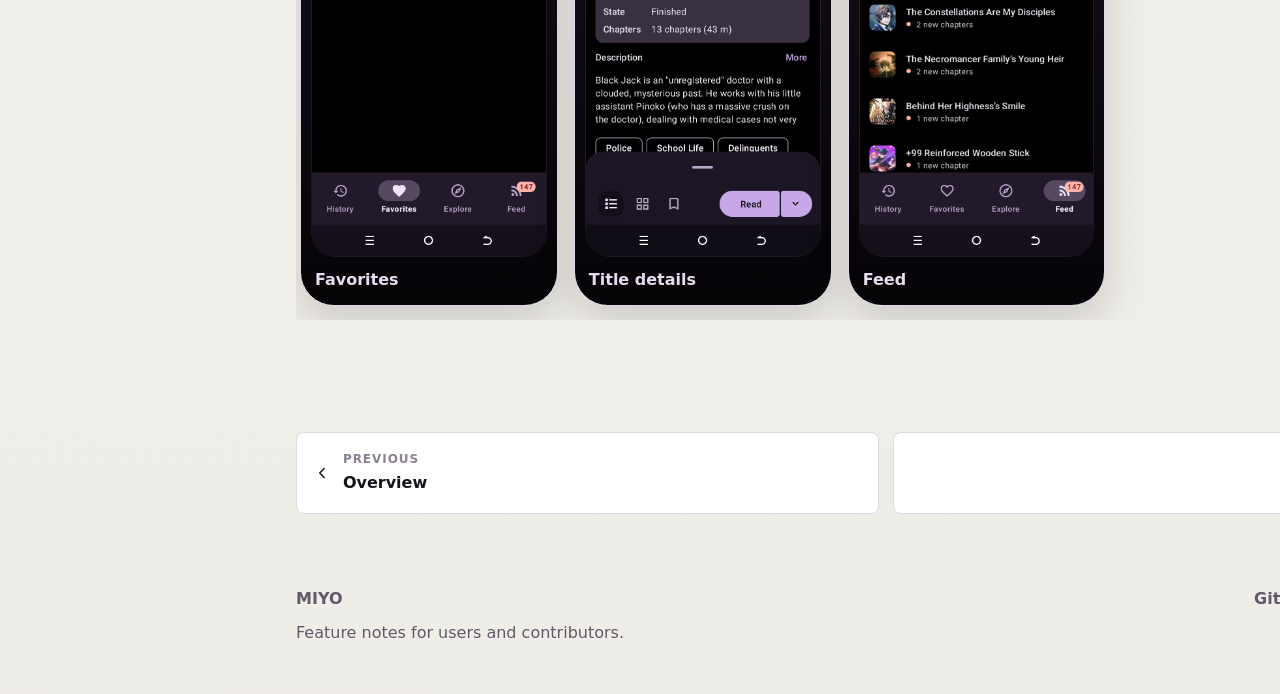
<file: features/index.html>
<!doctype html>
<html lang="en">
<head>
  <meta charset="utf-8">
  <meta name="viewport" content="width=device-width, initial-scale=1">
  <title>Features - MIYO</title>
  <meta name="description" content="Feature guide for MIYO, an open-source Android comic and manga reader.">
  <meta name="theme-color" content="#2c2037">
  <link rel="icon" href="../assets/icon.png">
  <link rel="stylesheet" href="../styles.css">
</head>
<body>
  <a class="skip-link" href="#main">Skip to content</a>
  <header class="site-header" data-elevated="false">
    <a class="brand" href="../" aria-label="MIYO home">
      <img src="../assets/icon.png" alt="" width="38" height="38">
      <span>MIYO</span>
    </a>
    <nav class="site-nav" aria-label="Primary navigation">
      <a href="../features/">Features</a>
      <a href="../downloads/">Downloads</a>
      <a href="../docs/">Docs</a>
      <a href="../credits/">Credits</a>
      <a href="../github/">GitHub</a>
    </nav>
  </header>

  <main id="main" class="shell">
    <section class="page-hero">
      <p class="eyebrow">Feature guide</p>
      <h1>MIYO is built around reading flow, not just source browsing.</h1>
      <p class="lead">
        The app focuses on reliable local reading, background downloads, source/plugin separation,
        and native helpers where Kotlin-only paths become expensive.
      </p>
    </section>

    <nav class="page-nav" aria-label="Feature sections">
      <a href="#reader"><svg class="icon" aria-hidden="true"><use href="../assets/icons.svg#book"></use></svg>Reader</a>
      <a href="#downloads"><svg class="icon" aria-hidden="true"><use href="../assets/icons.svg#download"></use></svg>Downloads</a>
      <a href="#sources"><svg class="icon" aria-hidden="true"><use href="../assets/icons.svg#plug"></use></svg>Sources</a>
      <a href="#native"><svg class="icon" aria-hidden="true"><use href="../assets/icons.svg#zap"></use></svg>Native</a>
    </nav>

    <section class="content-section" id="reader">
      <div class="split">
        <div>
          <p class="eyebrow">Reader</p>
          <h2>Downloaded chapters should open like local files.</h2>
          <p class="lead">Offline-first behavior is the baseline. When a chapter is already downloaded, the reader should prefer local pages and avoid wasting network data.</p>
        </div>
        <article class="markdown-panel">
          <h3>Reader goals</h3>
          <ul class="detail-list">
            <li><svg class="icon" aria-hidden="true"><use href="../assets/icons.svg#check"></use></svg><span>Prefer downloaded pages before remote image loading.</span></li>
            <li><svg class="icon" aria-hidden="true"><use href="../assets/icons.svg#check"></use></svg><span>Keep page index, chapter progress, and resume state understandable.</span></li>
            <li><svg class="icon" aria-hidden="true"><use href="../assets/icons.svg#check"></use></svg><span>Expose real retry/error surfaces when a page is missing or corrupted.</span></li>
          </ul>
        </article>
      </div>
    </section>

    <section class="content-section" id="downloads">
      <div class="content-grid">
        <article class="doc-card">
          <span class="card-kicker"><svg class="icon" aria-hidden="true"><use href="../assets/icons.svg#download"></use></svg>Download path</span>
          <h2>Background downloads with better state.</h2>
          <p>MIYO puts more attention on slow providers, notification controls, cancellation, local validation, and stuck-state visibility.</p>
          <ul class="detail-list">
            <li><svg class="icon" aria-hidden="true"><use href="../assets/icons.svg#archive"></use></svg><span>Progress surfaces for current work.</span></li>
            <li><svg class="icon" aria-hidden="true"><use href="../assets/icons.svg#archive"></use></svg><span>Storage checks before declaring a chapter complete.</span></li>
            <li><svg class="icon" aria-hidden="true"><use href="../assets/icons.svg#archive"></use></svg><span>Safer cancellation and stuck-download reporting paths.</span></li>
          </ul>
        </article>
        <figure class="shot-card">
          <img src="../assets/screenshots/history.png" alt="MIYO history screen with downloaded manga progress badges">
          <figcaption class="shot-caption"><span>History</span><span>Progress visible</span></figcaption>
        </figure>
      </div>
    </section>

    <section class="content-section" id="sources">
      <div class="content-grid">
        <figure class="shot-card">
          <img src="../assets/screenshots/explore.png" alt="MIYO explore screen showing source shortcuts and manga sources">
          <figcaption class="shot-caption"><span>Explore</span><span>Sources separated</span></figcaption>
        </figure>
        <article class="doc-card">
          <span class="card-kicker"><svg class="icon" aria-hidden="true"><use href="../assets/icons.svg#plug"></use></svg>Sources</span>
          <h2>Parser logic stays away from the core reader.</h2>
          <p>Compatible source plugins use the Kotatsu-style parser boundary. Repositories that contain Mihon/Tachiyomi APKs are detected and blocked until a real compatibility runtime exists.</p>
          <ul class="detail-list">
            <li><svg class="icon" aria-hidden="true"><use href="../assets/icons.svg#shield"></use></svg><span>Clear error paths for unsupported plugin formats.</span></li>
            <li><svg class="icon" aria-hidden="true"><use href="../assets/icons.svg#shield"></use></svg><span>Captcha/browser handoff remains source-aware.</span></li>
          </ul>
        </article>
      </div>
    </section>

    <section class="content-section" id="native">
      <div class="split">
        <div>
          <p class="eyebrow">Native work</p>
          <h2>C++ is used as a helper layer, not as a second app.</h2>
          <p class="lead">Native code belongs on measurable hot paths: image probing, archive work, and refinement helpers where JNI overhead is worth paying.</p>
        </div>
        <ol class="system-list">
          <li><span>Probe</span><strong>detect dimensions and format before expensive decoding</strong></li>
          <li><span>Archive</span><strong>support zip-oriented chapter work and CRC paths</strong></li>
          <li><span>Refine</span><strong>accelerate local enhancement when a model is installed</strong></li>
          <li><span>Guard</span><strong>fallback to safe Kotlin paths when native work cannot run</strong></li>
        </ol>
      </div>
    </section>

    <section class="content-section">
      <div class="section-head">
        <div>
          <p class="eyebrow">Interface evidence</p>
          <h2>Real app states, not fake product chrome.</h2>
        </div>
        <p>The screenshots show the actual UI direction: black canvas, purple navigation, dense manga grids, and source/action sheets.</p>
      </div>
      <div class="app-gallery">
        <figure>
          <img src="../assets/screenshots/favorites.png" alt="Favorites screen">
          <figcaption>Favorites</figcaption>
        </figure>
        <figure>
          <img src="../assets/screenshots/title.png" alt="Title details screen">
          <figcaption>Title details</figcaption>
        </figure>
        <figure>
          <img src="../assets/screenshots/feed.png" alt="Feed updates screen">
          <figcaption>Feed</figcaption>
        </figure>
      </div>
    </section>

    <nav class="pager" aria-label="Page navigation">
      <a href="../">
        <svg class="icon" aria-hidden="true"><use href="../assets/icons.svg#chevron-left"></use></svg>
        <div>
          <small>Previous</small>
          <span>Overview</span>
        </div>
      </a>
      <a class="next" href="../downloads/">
        <div>
          <small>Next</small>
          <span>Downloads</span>
        </div>
        <svg class="icon" aria-hidden="true"><use href="../assets/icons.svg#chevron-right"></use></svg>
      </a>
    </nav>
  </main>

  <footer class="site-footer shell">
    <div>
      <strong>MIYO</strong>
      <p>Feature notes for users and contributors.</p>
    </div>
    <nav aria-label="Footer links">
      <a href="../github/">GitHub</a>
      <a href="../downloads/">Releases</a>
      <a href="../docs/">Docs</a>
    </nav>
  </footer>
  <script src="../script.js"></script>
</body>
</html>
</file>
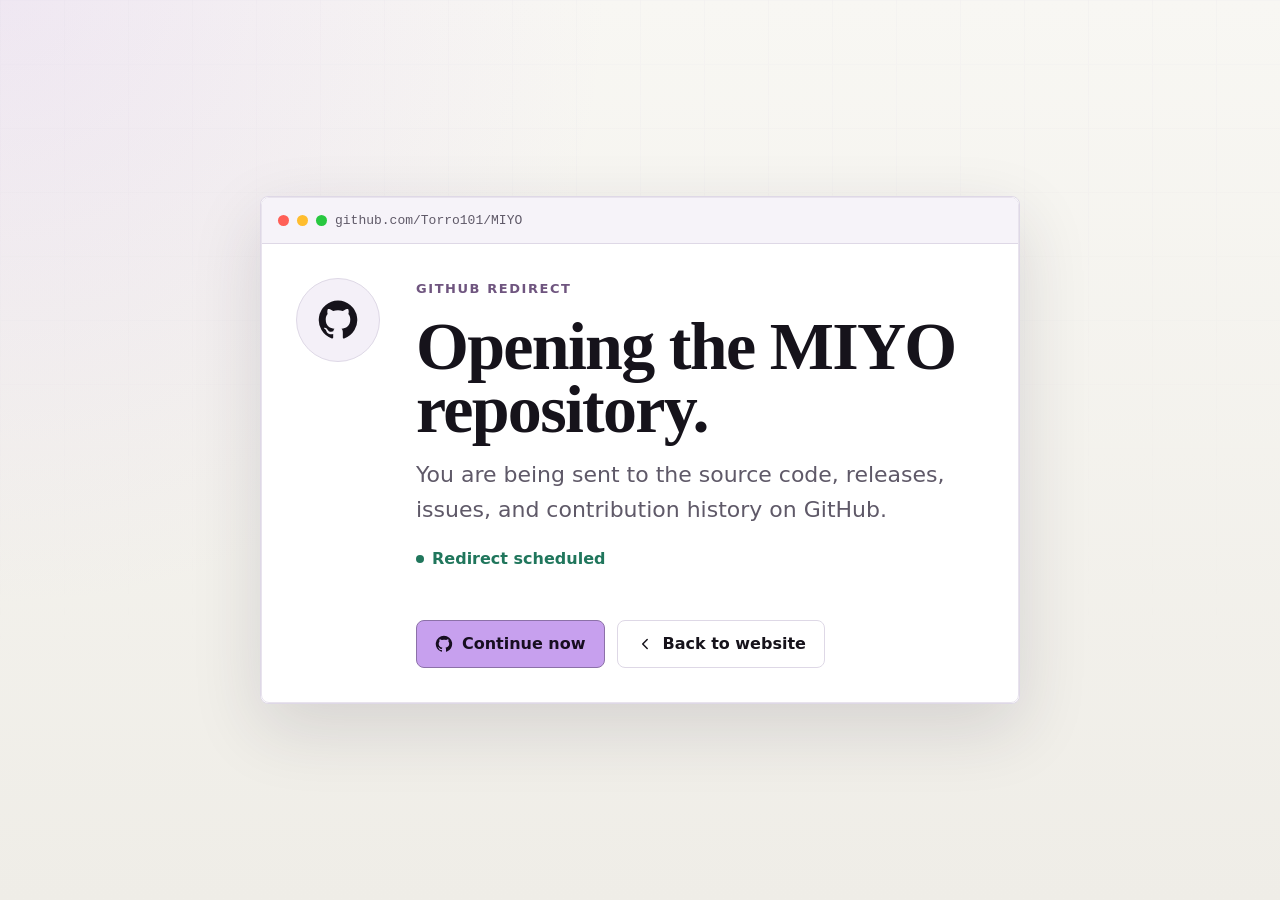
<file: github/index.html>
<!doctype html>
<html lang="en">
<head>
  <meta charset="utf-8">
  <meta name="viewport" content="width=device-width, initial-scale=1">
  <meta http-equiv="refresh" content="4; url=https://github.com/Torro101/MIYO">
  <link rel="canonical" href="https://github.com/Torro101/MIYO">
  <title>Opening GitHub - MIYO</title>
  <meta name="robots" content="noindex">
  <meta name="theme-color" content="#2c2037">
  <link rel="icon" href="../assets/icon.png">
  <link rel="stylesheet" href="../styles.css">
</head>
<body>
  <main class="redirect-panel">
    <section class="redirect-card" aria-labelledby="redirect-title">
      <div class="github-window">
        <div class="github-titlebar" aria-hidden="true">
          <span class="window-dot"></span>
          <span class="window-dot"></span>
          <span class="window-dot"></span>
          <span>github.com/Torro101/MIYO</span>
        </div>
        <div class="github-body">
          <div class="github-mark">
            <svg class="icon" aria-hidden="true"><use href="../assets/icons.svg#github"></use></svg>
          </div>
          <div>
            <p class="eyebrow">GitHub redirect</p>
            <h1 id="redirect-title">Opening the MIYO repository.</h1>
            <p class="lead">You are being sent to the source code, releases, issues, and contribution history on GitHub.</p>
            <p class="redirect-status">Redirect scheduled</p>
            <div class="hero-actions">
              <a class="button primary" href="https://github.com/Torro101/MIYO">
                <svg class="icon" aria-hidden="true"><use href="../assets/icons.svg#github"></use></svg>
                Continue now
              </a>
              <a class="button secondary" href="../">
                <svg class="icon" aria-hidden="true"><use href="../assets/icons.svg#chevron-left"></use></svg>
                Back to website
              </a>
            </div>
          </div>
        </div>
      </div>
    </section>
  </main>
  <script>
    window.setTimeout(function () {
      window.location.replace("https://github.com/Torro101/MIYO");
    }, 2800);
  </script>
</body>
</html>
</file>
<file: styles.css>
:root {
  color-scheme: light;
  --bg: #f8f7f3;
  --bg-soft: #efede7;
  --surface: #ffffff;
  --surface-2: #f4f0f8;
  --ink: #16131b;
  --ink-soft: #5f5968;
  --muted: #8a8192;
  --line: #ded8e6;
  --brand: #6f557f;
  --brand-strong: #2c2037;
  --accent: #c7a0ee;
  --accent-2: #ffe2a6;
  --good: #20765c;
  --shadow: 0 24px 70px rgba(45, 32, 55, 0.14);
  --max: 1180px;
  --radius: 8px;
  --mono: "SFMono-Regular", "Cascadia Code", "Liberation Mono", Menlo, monospace;
  --body: ui-sans-serif, system-ui, -apple-system, BlinkMacSystemFont, "Segoe UI", sans-serif;
  --display: ui-serif, Georgia, Cambria, "Times New Roman", serif;
}

:root[data-theme="dark"] {
  color-scheme: dark;
  --bg: #0d0711;
  --bg-soft: #17101d;
  --surface: #1d1425;
  --surface-2: #261b30;
  --ink: #f4eef8;
  --ink-soft: #d0c4d8;
  --muted: #a798b1;
  --line: #3c3047;
  --brand: #c7a0ee;
  --brand-strong: #31243b;
  --accent: #d7b5fa;
  --accent-2: #ffd981;
  --good: #8bdcbf;
  --shadow: 0 24px 70px rgba(0, 0, 0, 0.36);
}

* {
  box-sizing: border-box;
}

html {
  scroll-behavior: smooth;
}

body {
  margin: 0;
  color: var(--ink);
  background:
    radial-gradient(circle at top left, color-mix(in oklab, var(--accent) 18%, transparent), transparent 38rem),
    linear-gradient(180deg, var(--bg), var(--bg-soft));
  font-family: var(--body);
  line-height: 1.62;
  text-rendering: optimizeLegibility;
  transition: background 180ms ease, color 180ms ease, padding-left 180ms ease;
}

body::before {
  content: "";
  position: fixed;
  inset: 0;
  z-index: -1;
  pointer-events: none;
  background:
    linear-gradient(90deg, color-mix(in oklab, var(--line) 34%, transparent) 1px, transparent 1px),
    linear-gradient(180deg, color-mix(in oklab, var(--line) 26%, transparent) 1px, transparent 1px);
  background-size: 64px 64px;
  mask-image: linear-gradient(180deg, black, transparent 74%);
  opacity: 0.32;
}

a {
  color: inherit;
  text-decoration: none;
}

img {
  max-width: 100%;
  display: block;
}

code,
pre {
  font-family: var(--mono);
}

pre {
  overflow-x: auto;
  padding: 18px;
  color: var(--ink);
  background: color-mix(in oklab, var(--surface-2) 80%, black 3%);
  border: 1px solid var(--line);
  border-radius: var(--radius);
  white-space: pre-wrap;
  overflow-wrap: anywhere;
}

::selection {
  color: #140d1b;
  background: var(--accent);
}

.skip-link {
  position: absolute;
  left: 18px;
  top: -54px;
  z-index: 100;
  padding: 10px 14px;
  color: white;
  background: #111;
  border-radius: var(--radius);
}

.skip-link:focus {
  top: 18px;
}

.site-header {
  position: sticky;
  top: 0;
  z-index: 12;
  display: flex;
  align-items: center;
  gap: 16px;
  min-height: 72px;
  padding: 14px max(24px, calc((100vw - var(--max)) / 2));
  background: color-mix(in oklab, var(--bg) 88%, transparent);
  border-bottom: 1px solid transparent;
  backdrop-filter: blur(20px);
}

.site-header[data-elevated="true"] {
  border-color: var(--line);
}

.brand,
.sidebar-brand {
  display: inline-flex;
  align-items: center;
  gap: 10px;
  font-weight: 780;
  letter-spacing: 0;
}

.brand img,
.sidebar-brand img {
  width: 38px;
  height: 38px;
  border-radius: 8px;
}

.site-nav {
  display: flex;
  align-items: center;
  gap: 6px;
  margin-left: auto;
  padding: 5px;
  background: color-mix(in oklab, var(--surface) 82%, transparent);
  border: 1px solid var(--line);
  border-radius: 999px;
}

.site-nav a {
  display: inline-flex;
  align-items: center;
  min-height: 36px;
  padding: 0 14px;
  color: var(--ink-soft);
  border-radius: 999px;
  font-size: 14px;
  font-weight: 720;
}

.site-nav a:hover,
.site-nav a[aria-current="page"] {
  color: var(--ink);
  background: var(--surface-2);
}

.theme-button,
.menu-button,
.sidebar-close {
  display: inline-flex;
  align-items: center;
  justify-content: center;
  width: 42px;
  height: 42px;
  flex: none;
  color: var(--ink-soft);
  background: color-mix(in oklab, var(--surface) 70%, transparent);
  border: 1px solid var(--line);
  border-radius: 999px;
  cursor: pointer;
}

.theme-button:hover,
.menu-button:hover,
.sidebar-close:hover {
  color: var(--ink);
  background: var(--surface);
}

.theme-button,
.menu-button,
.button,
.pager a,
.page-nav a,
.sidebar-nav a {
  transition: transform 160ms ease, border-color 160ms ease, background 160ms ease, color 160ms ease, box-shadow 160ms ease;
}

.icon {
  width: 1.12em;
  height: 1.12em;
  flex: none;
}

.sr-only {
  position: absolute;
  width: 1px;
  height: 1px;
  padding: 0;
  margin: -1px;
  overflow: hidden;
  clip: rect(0, 0, 0, 0);
  white-space: nowrap;
  border: 0;
}

.sidebar-overlay {
  position: fixed;
  inset: 0;
  z-index: 20;
  background: rgba(10, 6, 14, 0.48);
}

.sidebar-overlay[hidden] {
  display: none;
}

.site-sidebar {
  position: fixed;
  inset: 0 auto 0 0;
  z-index: 30;
  display: flex;
  flex-direction: column;
  width: min(332px, 88vw);
  padding: 20px;
  background: var(--surface);
  border-right: 1px solid var(--line);
  box-shadow: var(--shadow);
  transform: translateX(-102%);
  transition: transform 180ms ease;
}

.sidebar-open .site-sidebar {
  transform: translateX(0);
}

.sidebar-head {
  display: flex;
  align-items: center;
  justify-content: space-between;
  gap: 12px;
  padding-bottom: 18px;
  border-bottom: 1px solid var(--line);
}

.sidebar-nav {
  display: grid;
  gap: 8px;
  padding: 20px 0;
}

.sidebar-nav a {
  display: flex;
  align-items: center;
  gap: 12px;
  min-height: 46px;
  padding: 0 12px;
  color: var(--ink-soft);
  border-radius: var(--radius);
  font-weight: 740;
}

.sidebar-nav a:hover,
.sidebar-nav a[aria-current="page"] {
  color: var(--ink);
  background: var(--surface-2);
}

.sidebar-download {
  display: inline-flex;
  align-items: center;
  justify-content: center;
  gap: 9px;
  min-height: 48px;
  margin-top: auto;
  color: #170e20;
  background: var(--accent);
  border-radius: var(--radius);
  font-weight: 800;
}

.sidebar-note {
  margin: 14px 2px 0;
  color: var(--muted);
  font-size: 13px;
}

.shell {
  width: min(var(--max), calc(100vw - 48px));
  margin: 0 auto;
}

.hero {
  display: grid;
  grid-template-columns: minmax(0, 0.92fr) minmax(380px, 1.08fr);
  gap: 58px;
  align-items: center;
  min-height: 760px;
  padding: 72px 0 88px;
}

.hero > * {
  animation: fade-up 520ms ease both;
}

.hero > *:nth-child(2) {
  animation-delay: 90ms;
}

.eyebrow {
  margin: 0 0 16px;
  color: var(--brand);
  font-size: 13px;
  font-weight: 860;
  letter-spacing: 0.12em;
  text-transform: uppercase;
}

h1,
h2,
h3,
p,
li {
  text-wrap: pretty;
}

h1 {
  margin: 0;
  max-width: 780px;
  font-family: var(--display);
  font-size: clamp(48px, 8vw, 94px);
  line-height: 0.92;
  letter-spacing: -0.025em;
}

h2 {
  margin: 0;
  max-width: 760px;
  font-family: var(--display);
  font-size: clamp(34px, 4.4vw, 58px);
  line-height: 1;
  letter-spacing: -0.016em;
}

h3 {
  margin: 0 0 8px;
  font-size: 20px;
  line-height: 1.25;
}

.lead {
  max-width: 670px;
  margin: 26px 0 0;
  color: var(--ink-soft);
  font-size: clamp(18px, 2vw, 22px);
}

.hero-actions,
.download-actions {
  display: flex;
  flex-wrap: wrap;
  align-items: center;
  gap: 12px;
  margin-top: 32px;
}

.button {
  display: inline-flex;
  align-items: center;
  justify-content: center;
  gap: 9px;
  min-height: 48px;
  padding: 0 18px;
  color: var(--ink);
  background: var(--surface);
  border: 1px solid var(--line);
  border-radius: var(--radius);
  font-weight: 800;
}

.button.primary {
  color: #170e20;
  background: var(--accent);
  border-color: color-mix(in oklab, var(--accent) 70%, var(--ink));
}

.button.secondary:hover,
.button.primary:hover {
  transform: translateY(-1px);
  box-shadow: 0 12px 28px rgba(75, 49, 95, 0.16);
}

.fineprint {
  margin: 18px 0 0;
  color: var(--muted);
  font-size: 14px;
}

.hero-visual {
  min-width: 0;
}

.screen-wall {
  position: relative;
  display: grid;
  grid-template-columns: repeat(3, minmax(0, 1fr));
  gap: 14px;
  align-items: end;
}

.shot-card {
  position: relative;
  overflow: hidden;
  padding: 10px;
  background:
    linear-gradient(180deg, #19101f, #060407),
    #09050d;
  border: 1px solid var(--line);
  border-radius: 34px;
  box-shadow: var(--shadow);
}

.shot-card::before,
.app-gallery figure::before {
  content: "";
  position: absolute;
  top: 6px;
  left: 50%;
  z-index: 2;
  width: 64px;
  height: 5px;
  background: rgba(255, 255, 255, 0.18);
  border-radius: 999px;
  transform: translateX(-50%);
}

.shot-card::after,
.app-gallery figure::after {
  content: "";
  position: absolute;
  top: 24%;
  right: -3px;
  width: 3px;
  height: 72px;
  background: color-mix(in oklab, var(--line) 60%, black);
  border-radius: 999px;
}

.shot-card img {
  width: 100%;
  aspect-ratio: 720 / 1612;
  object-fit: cover;
  border: 1px solid rgba(255, 255, 255, 0.08);
  border-radius: 25px;
}

.shot-card.large {
  grid-column: span 2;
}

.shot-card.small {
  align-self: start;
  margin-top: 42px;
}

.shot-caption {
  display: flex;
  align-items: center;
  justify-content: space-between;
  gap: 12px;
  padding: 12px 14px;
  color: var(--ink-soft);
  background: var(--surface);
  font-size: 13px;
  font-weight: 760;
  border-radius: 0 0 24px 24px;
}

.section {
  padding: 88px 0 0;
}

.section-head {
  display: grid;
  grid-template-columns: minmax(0, 0.9fr) minmax(280px, 0.6fr);
  gap: 34px;
  align-items: end;
  margin-bottom: 32px;
}

.section-head p {
  margin: 0;
  color: var(--ink-soft);
  font-size: 18px;
}

.feature-grid {
  display: grid;
  grid-template-columns: repeat(3, minmax(0, 1fr));
  gap: 18px;
}

.feature-card,
.doc-card,
.release-card,
.callout,
.markdown-panel {
  background: color-mix(in oklab, var(--surface) 94%, transparent);
  border: 1px solid var(--line);
  border-radius: var(--radius);
}

.feature-card,
.doc-card {
  padding: 24px;
}

.feature-card p,
.doc-card p,
.markdown-panel p,
.markdown-panel li {
  color: var(--ink-soft);
}

.card-kicker {
  display: inline-flex;
  align-items: center;
  gap: 8px;
  margin-bottom: 18px;
  color: var(--brand);
  font-size: 13px;
  font-weight: 850;
  letter-spacing: 0.08em;
  text-transform: uppercase;
}

.app-gallery {
  display: grid;
  grid-auto-flow: column;
  grid-auto-columns: minmax(190px, 22%);
  gap: 16px;
  overflow-x: auto;
  padding: 4px 4px 14px;
  scroll-snap-type: x mandatory;
  scrollbar-width: thin;
}

.app-gallery figure {
  position: relative;
  min-width: 180px;
  margin: 0;
  padding: 10px;
  background: linear-gradient(180deg, #19101f, #060407);
  border: 1px solid var(--line);
  border-radius: 34px;
  box-shadow: 0 16px 40px rgba(20, 10, 28, 0.16);
  scroll-snap-align: start;
}

.app-gallery img {
  aspect-ratio: 720 / 1612;
  object-fit: cover;
  border: 1px solid rgba(255, 255, 255, 0.08);
  border-radius: 25px;
}

.app-gallery figcaption {
  margin: 10px 4px 2px;
  color: #e7dcef;
  font-weight: 760;
}

.carousel-shell {
  position: relative;
}

.carousel-toolbar {
  display: flex;
  align-items: center;
  justify-content: flex-end;
  gap: 8px;
  margin: -8px 0 14px;
}

.carousel-button {
  display: inline-flex;
  align-items: center;
  justify-content: center;
  width: 38px;
  height: 38px;
  color: var(--ink-soft);
  background: var(--surface);
  border: 1px solid var(--line);
  border-radius: 999px;
  cursor: pointer;
  transition: transform 160ms ease, border-color 160ms ease, color 160ms ease;
}

.carousel-button:hover {
  color: var(--ink);
  border-color: var(--brand);
  transform: translateY(-1px);
}

.split {
  display: grid;
  grid-template-columns: minmax(0, 0.8fr) minmax(0, 1.2fr);
  gap: 32px;
  align-items: start;
}

.system-list,
.detail-list {
  margin: 0;
  padding: 0;
  list-style: none;
}

.system-list {
  border: 1px solid var(--line);
  border-radius: var(--radius);
  overflow: hidden;
  background: var(--surface);
}

.system-list li {
  display: grid;
  grid-template-columns: 130px 1fr;
  gap: 22px;
  padding: 20px 22px;
  border-bottom: 1px solid var(--line);
}

.system-list li:last-child {
  border-bottom: 0;
}

.system-list span {
  color: var(--brand);
  font-weight: 850;
}

.detail-list li {
  display: grid;
  grid-template-columns: 24px 1fr;
  gap: 10px;
  margin: 13px 0;
}

.detail-list .icon {
  margin-top: 3px;
  color: var(--brand);
}

.release-strip {
  display: flex;
  align-items: center;
  justify-content: space-between;
  gap: 24px;
  margin-top: -36px;
  padding: 18px 22px;
  color: var(--ink);
  background: var(--surface);
  border: 1px solid var(--line);
  border-radius: var(--radius);
  box-shadow: var(--shadow);
}

.release-strip span {
  display: block;
  color: var(--ink-soft);
}

.text-link {
  color: var(--brand);
  font-weight: 820;
}

.text-link:hover {
  color: var(--ink);
}

.page-hero {
  padding: 74px 0 36px;
}

.page-hero h1 {
  max-width: 920px;
}

.page-nav {
  display: flex;
  flex-wrap: wrap;
  gap: 10px;
  margin: 0 0 42px;
}

.page-nav a {
  display: inline-flex;
  align-items: center;
  gap: 8px;
  min-height: 42px;
  padding: 0 14px;
  color: var(--ink-soft);
  background: var(--surface);
  border: 1px solid var(--line);
  border-radius: 999px;
  font-weight: 760;
}

.page-nav a:hover,
.page-nav a[aria-current="page"] {
  color: var(--ink);
  border-color: var(--brand);
}

.content-section {
  padding: 56px 0;
  border-top: 1px solid var(--line);
}

.content-grid {
  display: grid;
  grid-template-columns: repeat(2, minmax(0, 1fr));
  gap: 18px;
}

.markdown-panel {
  padding: 30px;
  overflow: hidden;
}

.markdown-panel h2,
.markdown-panel h3 {
  margin-top: 0;
}

.markdown-panel h2:not(:first-child) {
  margin-top: 42px;
}

.markdown-panel p,
.markdown-panel ul,
.markdown-panel ol {
  max-width: 78ch;
}

.markdown-panel code {
  padding: 0.15em 0.36em;
  background: var(--surface-2);
  border: 1px solid var(--line);
  border-radius: 5px;
  font-size: 0.92em;
}

.release-table {
  width: 100%;
  table-layout: fixed;
  border-collapse: collapse;
  background: var(--surface);
  border: 1px solid var(--line);
  border-radius: var(--radius);
  overflow: hidden;
}

.release-table th,
.release-table td {
  padding: 16px;
  text-align: left;
  border-bottom: 1px solid var(--line);
  overflow-wrap: anywhere;
  vertical-align: top;
}

.release-table tr:last-child td {
  border-bottom: 0;
}

.release-table th {
  color: var(--ink);
  background: var(--surface-2);
}

.pager {
  display: grid;
  grid-template-columns: repeat(2, minmax(0, 1fr));
  gap: 14px;
  padding: 56px 0 0;
}

.pager a {
  display: flex;
  align-items: center;
  gap: 12px;
  min-height: 82px;
  padding: 16px;
  background: var(--surface);
  border: 1px solid var(--line);
  border-radius: var(--radius);
}

.pager a:hover {
  border-color: var(--brand);
  transform: translateY(-1px);
}

.pager small {
  display: block;
  color: var(--muted);
  font-size: 12px;
  font-weight: 820;
  letter-spacing: 0.08em;
  text-transform: uppercase;
}

.pager span {
  font-weight: 820;
}

.pager .next {
  justify-content: flex-end;
  text-align: right;
}

.site-footer {
  display: flex;
  justify-content: space-between;
  gap: 32px;
  padding: 72px 0 48px;
  color: var(--ink-soft);
}

.site-footer p {
  max-width: 560px;
  margin: 8px 0 0;
}

.site-footer nav {
  display: flex;
  gap: 18px;
  font-weight: 760;
}

.redirect-panel {
  min-height: 100vh;
  display: grid;
  place-items: center;
  padding: 32px;
}

.redirect-card {
  width: min(760px, 100%);
  padding: 0;
  background: var(--surface);
  border: 1px solid var(--line);
  border-radius: var(--radius);
  box-shadow: var(--shadow);
  overflow: hidden;
}

.github-window {
  border: 1px solid color-mix(in oklab, var(--line) 70%, transparent);
  border-radius: var(--radius);
  overflow: hidden;
}

.github-titlebar {
  display: flex;
  align-items: center;
  gap: 8px;
  padding: 12px 16px;
  color: var(--ink-soft);
  background: color-mix(in oklab, var(--surface-2) 78%, transparent);
  border-bottom: 1px solid var(--line);
  font-family: var(--mono);
  font-size: 13px;
}

.window-dot {
  width: 11px;
  height: 11px;
  border-radius: 50%;
  background: var(--muted);
}

.window-dot:nth-child(1) {
  background: #ff5f57;
}

.window-dot:nth-child(2) {
  background: #ffbd2e;
}

.window-dot:nth-child(3) {
  background: #28c840;
}

.github-body {
  display: grid;
  grid-template-columns: 96px 1fr;
  gap: 24px;
  padding: 34px;
}

.github-mark {
  display: grid;
  place-items: center;
  width: 84px;
  height: 84px;
  color: var(--ink);
  background: var(--surface-2);
  border: 1px solid var(--line);
  border-radius: 50%;
}

.github-mark .icon {
  width: 42px;
  height: 42px;
}

.redirect-status {
  display: inline-flex;
  align-items: center;
  gap: 8px;
  margin-top: 18px;
  color: var(--good);
  font-weight: 780;
}

.redirect-status::before {
  content: "";
  width: 8px;
  height: 8px;
  background: currentColor;
  border-radius: 50%;
  animation: pulse-dot 1100ms ease infinite;
}

.redirect-card .lead {
  margin-top: 16px;
}

.redirect-card h1 {
  font-size: clamp(38px, 7vw, 68px);
}

.landing-shell {
  --landing-ink: #f7f1fb;
  --landing-muted: #b8a9c3;
  --landing-panel: rgba(24, 16, 31, 0.78);
  --landing-panel-strong: rgba(14, 9, 19, 0.94);
  --landing-line: rgba(215, 181, 250, 0.18);
  --landing-warm: #f2d9a0;
}

.landing-hero {
  position: relative;
  grid-template-columns: minmax(0, 0.9fr) minmax(420px, 1.1fr);
  min-height: 820px;
  isolation: isolate;
}

.landing-hero::before {
  content: "";
  position: absolute;
  inset: 4rem -10vw auto auto;
  z-index: -1;
  width: min(760px, 70vw);
  height: 620px;
  background:
    radial-gradient(circle at 60% 40%, rgba(199, 160, 238, 0.32), transparent 34%),
    radial-gradient(circle at 28% 68%, rgba(242, 217, 160, 0.16), transparent 30%),
    linear-gradient(135deg, rgba(255, 255, 255, 0.08), transparent 52%);
  filter: blur(10px);
  border-radius: 999px;
}

.hero-copy {
  position: relative;
  z-index: 2;
}

.android-stage {
  position: relative;
  min-height: 650px;
}

.android-stage::before {
  content: "";
  position: absolute;
  inset: 18% 4% 10% 6%;
  background:
    linear-gradient(90deg, rgba(215, 181, 250, 0.2) 1px, transparent 1px),
    linear-gradient(180deg, rgba(215, 181, 250, 0.14) 1px, transparent 1px),
    rgba(16, 10, 21, 0.72);
  background-size: 54px 54px;
  border: 1px solid var(--landing-line);
  border-radius: 36px;
  box-shadow: 0 34px 100px rgba(0, 0, 0, 0.32);
  transform: rotate(-2deg);
}

.android-phone {
  position: relative;
  margin: 0;
  padding: 10px;
  color: var(--landing-ink);
  background:
    linear-gradient(145deg, rgba(255, 255, 255, 0.16), transparent 24%),
    linear-gradient(180deg, #161019, #050407);
  border: 1px solid rgba(255, 255, 255, 0.13);
  border-radius: 34px;
  box-shadow: 0 28px 80px rgba(5, 3, 8, 0.38);
}

.android-phone::before {
  content: "";
  position: absolute;
  top: 14px;
  left: 50%;
  z-index: 3;
  width: 58px;
  height: 5px;
  background: rgba(255, 255, 255, 0.26);
  border-radius: 999px;
  transform: translateX(-50%);
}

.android-phone::after {
  content: "";
  position: absolute;
  left: 50%;
  bottom: 17px;
  z-index: 3;
  width: 78px;
  height: 4px;
  background: rgba(255, 255, 255, 0.22);
  border-radius: 999px;
  transform: translateX(-50%);
}

.phone-glass {
  position: relative;
  overflow: hidden;
  border: 1px solid rgba(255, 255, 255, 0.08);
  border-radius: 25px;
  background: #070408;
}

.phone-glass::before {
  content: "";
  position: absolute;
  inset: 0;
  z-index: 2;
  pointer-events: none;
  background: linear-gradient(115deg, rgba(255, 255, 255, 0.18), transparent 28%, transparent 72%, rgba(255, 255, 255, 0.05));
  mix-blend-mode: screen;
}

.phone-glass img {
  width: 100%;
  aspect-ratio: 720 / 1612;
  object-fit: cover;
}

.android-phone figcaption {
  display: flex;
  align-items: center;
  justify-content: space-between;
  gap: 12px;
  padding: 12px 8px 4px;
  color: var(--landing-muted);
  font-size: 12px;
  font-weight: 780;
  letter-spacing: 0.02em;
}

.android-phone figcaption span,
.android-phone figcaption strong {
  color: inherit;
}

.phone-primary {
  position: absolute;
  right: 18%;
  top: 6%;
  z-index: 3;
  width: min(310px, 45vw);
}

.phone-secondary {
  position: absolute;
  left: 2%;
  top: 22%;
  z-index: 2;
  width: min(250px, 35vw);
  transform: rotate(-7deg);
}

.phone-tertiary {
  position: absolute;
  right: 0;
  bottom: 2%;
  z-index: 1;
  width: min(228px, 32vw);
  transform: rotate(6deg);
}

.trust-strip {
  display: grid;
  grid-template-columns: repeat(4, minmax(0, 1fr));
  margin-top: -54px;
  background:
    linear-gradient(180deg, rgba(255, 255, 255, 0.08), transparent),
    var(--landing-panel-strong);
  border-color: var(--landing-line);
}

.trust-strip div {
  min-width: 0;
}

.trust-strip strong,
.trust-strip span {
  display: block;
}

.trust-strip strong {
  color: var(--landing-ink);
  font-family: var(--mono);
  font-size: 13px;
  letter-spacing: -0.02em;
}

.trust-strip span {
  color: var(--landing-muted);
  font-size: 13px;
}

.editorial-head h2 {
  max-width: 820px;
}

.promise-grid {
  display: grid;
  grid-template-columns: 1.15fr 0.85fr;
  gap: 18px;
}

.promise-card {
  position: relative;
  overflow: hidden;
  min-height: 270px;
  padding: 28px;
  background:
    linear-gradient(145deg, rgba(255, 255, 255, 0.08), transparent 38%),
    var(--landing-panel);
  border: 1px solid var(--landing-line);
  border-radius: calc(var(--radius) * 1.5);
}

.promise-card::after {
  content: "";
  position: absolute;
  right: -4rem;
  bottom: -4rem;
  width: 12rem;
  height: 12rem;
  background: radial-gradient(circle, rgba(199, 160, 238, 0.18), transparent 62%);
  border-radius: 50%;
}

.promise-card-large {
  grid-row: span 2;
  min-height: 558px;
  display: flex;
  flex-direction: column;
  justify-content: flex-end;
  background:
    linear-gradient(180deg, transparent, rgba(5, 4, 7, 0.72)),
    radial-gradient(circle at 18% 18%, rgba(242, 217, 160, 0.16), transparent 32%),
    var(--landing-panel-strong);
}

.promise-card h3 {
  max-width: 14ch;
  color: var(--landing-ink);
  font-family: var(--display);
  font-size: clamp(30px, 4vw, 52px);
  line-height: 0.98;
  letter-spacing: -0.02em;
}

.promise-card p {
  position: relative;
  z-index: 1;
  max-width: 54ch;
  color: var(--landing-muted);
}

.device-gallery {
  display: grid;
  grid-auto-flow: column;
  grid-auto-columns: minmax(190px, 1fr);
  gap: 18px;
  overflow-x: auto;
  padding: 6px 4px 22px;
  scroll-snap-type: x mandatory;
}

.gallery-phone {
  min-width: 190px;
  scroll-snap-align: start;
}

.gallery-phone::after {
  display: none;
}

.gallery-phone figcaption {
  justify-content: center;
  color: var(--landing-ink);
  font-size: 13px;
}

.architecture-panel {
  position: relative;
  display: grid;
  grid-template-columns: repeat(6, minmax(0, 1fr));
  gap: 14px;
  padding: 28px;
  overflow: hidden;
  background:
    linear-gradient(90deg, rgba(215, 181, 250, 0.12) 1px, transparent 1px),
    linear-gradient(180deg, rgba(215, 181, 250, 0.1) 1px, transparent 1px),
    linear-gradient(180deg, rgba(22, 14, 30, 0.96), rgba(7, 5, 10, 0.98));
  background-size: 52px 52px, 52px 52px, auto;
  border: 1px solid var(--landing-line);
  border-radius: calc(var(--radius) * 1.5);
  box-shadow: var(--shadow);
}

.architecture-panel::before {
  content: "";
  position: absolute;
  left: 6%;
  right: 6%;
  top: 50%;
  height: 1px;
  background: linear-gradient(90deg, transparent, rgba(242, 217, 160, 0.7), rgba(199, 160, 238, 0.55), transparent);
}

.architecture-node {
  position: relative;
  z-index: 1;
  min-height: 210px;
  padding: 20px;
  background: rgba(12, 8, 17, 0.82);
  border: 1px solid rgba(215, 181, 250, 0.2);
  border-radius: var(--radius);
}

.architecture-node span {
  display: inline-flex;
  align-items: center;
  justify-content: center;
  width: 32px;
  height: 32px;
  margin-bottom: 46px;
  color: #17101d;
  background: var(--landing-warm);
  border-radius: 50%;
  font-family: var(--mono);
  font-size: 12px;
  font-weight: 900;
}

.architecture-node strong,
.architecture-node small {
  display: block;
}

.architecture-node strong {
  color: var(--landing-ink);
  font-size: 18px;
  line-height: 1.12;
}

.architecture-node small {
  margin-top: 10px;
  color: var(--landing-muted);
  line-height: 1.45;
}

.final-cta {
  display: grid;
  grid-template-columns: minmax(0, 1fr) auto;
  gap: 32px;
  align-items: end;
  padding: 80px 34px;
  margin-top: 88px;
  background:
    radial-gradient(circle at 86% 18%, rgba(199, 160, 238, 0.22), transparent 34%),
    var(--surface);
  border: 1px solid var(--line);
  border-radius: calc(var(--radius) * 1.5);
}

.final-cta .hero-actions {
  justify-content: flex-end;
  margin-top: 0;
}

.final-cta .fineprint {
  grid-column: 1 / -1;
}

@media (min-width: 1180px) {
  body.sidebar-wide-open {
    padding-left: 296px;
  }

  body.sidebar-wide-open .site-sidebar {
    box-shadow: none;
  }

  body.sidebar-wide-open .site-nav {
    display: none;
  }
}

@media (max-width: 1050px) {
  .site-nav {
    display: none;
  }

  .hero,
  .split,
  .section-head {
    grid-template-columns: 1fr;
  }

  .hero {
    min-height: auto;
  }

  .screen-wall {
    max-width: 720px;
  }

  .feature-grid {
    grid-template-columns: repeat(2, minmax(0, 1fr));
  }
}

@media (max-width: 760px) {
  .shell {
    width: min(100vw - 32px, var(--max));
  }

  .site-header {
    padding-inline: 16px;
  }

  .hero {
    padding-top: 44px;
    gap: 36px;
  }

  .screen-wall {
    display: flex;
    gap: 16px;
    overflow-x: auto;
    padding: 4px 4px 16px;
    scroll-snap-type: x mandatory;
  }

  .screen-wall .shot-card {
    min-width: min(270px, 74vw);
    scroll-snap-align: start;
  }

  .shot-card.small {
    margin-top: 0;
  }

  .app-gallery {
    grid-auto-columns: minmax(210px, 72%);
  }

  .feature-grid,
  .content-grid,
  .pager {
    grid-template-columns: 1fr;
  }

  .release-strip,
  .site-footer {
    align-items: flex-start;
    flex-direction: column;
  }

  .system-list li {
    grid-template-columns: 1fr;
    gap: 6px;
  }

  .button {
    width: 100%;
  }

  .markdown-panel {
    padding: 22px;
  }

  .release-table,
  .release-table tbody,
  .release-table tr,
  .release-table td {
    display: block;
    width: 100%;
  }

  .release-table thead {
    display: none;
  }

  .release-table {
    border-collapse: separate;
    border-spacing: 0;
    background: transparent;
    border: 0;
  }

  .release-table tr {
    margin: 0 0 12px;
    background: var(--surface);
    border: 1px solid var(--line);
    border-radius: var(--radius);
    overflow: hidden;
  }

  .release-table td {
    display: grid;
    grid-template-columns: minmax(92px, 0.42fr) minmax(0, 1fr);
    gap: 12px;
    padding: 12px 14px;
    border-bottom: 1px solid var(--line);
  }

  .release-table td::before {
    content: attr(data-label);
    color: var(--muted);
    font-size: 12px;
    font-weight: 850;
    letter-spacing: 0.08em;
    text-transform: uppercase;
  }

  .release-table td:last-child {
    border-bottom: 0;
  }

  .github-body {
    grid-template-columns: 1fr;
    padding: 24px;
  }
}

@media (max-width: 1179px) {
  body.sidebar-open {
    overflow: hidden;
  }
}

@media (max-width: 1180px) {
  .architecture-panel {
    grid-template-columns: repeat(3, minmax(0, 1fr));
  }
}

@media (max-width: 1050px) {
  .landing-hero {
    grid-template-columns: 1fr;
  }

  .android-stage {
    min-height: 620px;
    max-width: 720px;
  }

  .trust-strip {
    grid-template-columns: repeat(2, minmax(0, 1fr));
    margin-top: 0;
  }

  .promise-grid,
  .final-cta {
    grid-template-columns: 1fr;
  }

  .final-cta .hero-actions {
    justify-content: flex-start;
  }
}

@media (max-width: 760px) {
  .landing-hero {
    padding-top: 42px;
  }

  .android-stage {
    display: grid;
    grid-auto-flow: column;
    grid-auto-columns: minmax(230px, 72vw);
    gap: 16px;
    min-height: auto;
    overflow-x: auto;
    padding: 4px 4px 20px;
    scroll-snap-type: x mandatory;
  }

  .android-stage::before {
    display: none;
  }

  .phone-primary,
  .phone-secondary,
  .phone-tertiary {
    position: relative;
    inset: auto;
    width: auto;
    transform: none;
    scroll-snap-align: start;
  }

  .trust-strip {
    grid-template-columns: 1fr;
  }

  .promise-card,
  .promise-card-large {
    min-height: auto;
  }

  .promise-card h3 {
    max-width: 100%;
  }

  .architecture-panel {
    grid-template-columns: 1fr;
  }

  .architecture-panel::before {
    top: 8%;
    bottom: 8%;
    left: 44px;
    right: auto;
    width: 1px;
    height: auto;
    background: linear-gradient(180deg, transparent, rgba(242, 217, 160, 0.7), rgba(199, 160, 238, 0.55), transparent);
  }

  .architecture-node {
    min-height: 150px;
  }

  .architecture-node span {
    margin-bottom: 24px;
  }

  .final-cta {
    padding: 34px 22px;
  }
}

@media (prefers-reduced-motion: reduce) {
  *,
  *::before,
  *::after {
    scroll-behavior: auto !important;
    transition: none !important;
  }
}

@keyframes fade-up {
  from {
    opacity: 0;
    transform: translateY(14px);
  }
  to {
    opacity: 1;
    transform: translateY(0);
  }
}

@keyframes pulse-dot {
  0%,
  100% {
    opacity: 0.42;
    transform: scale(0.86);
  }
  50% {
    opacity: 1;
    transform: scale(1);
  }
}
</file>
